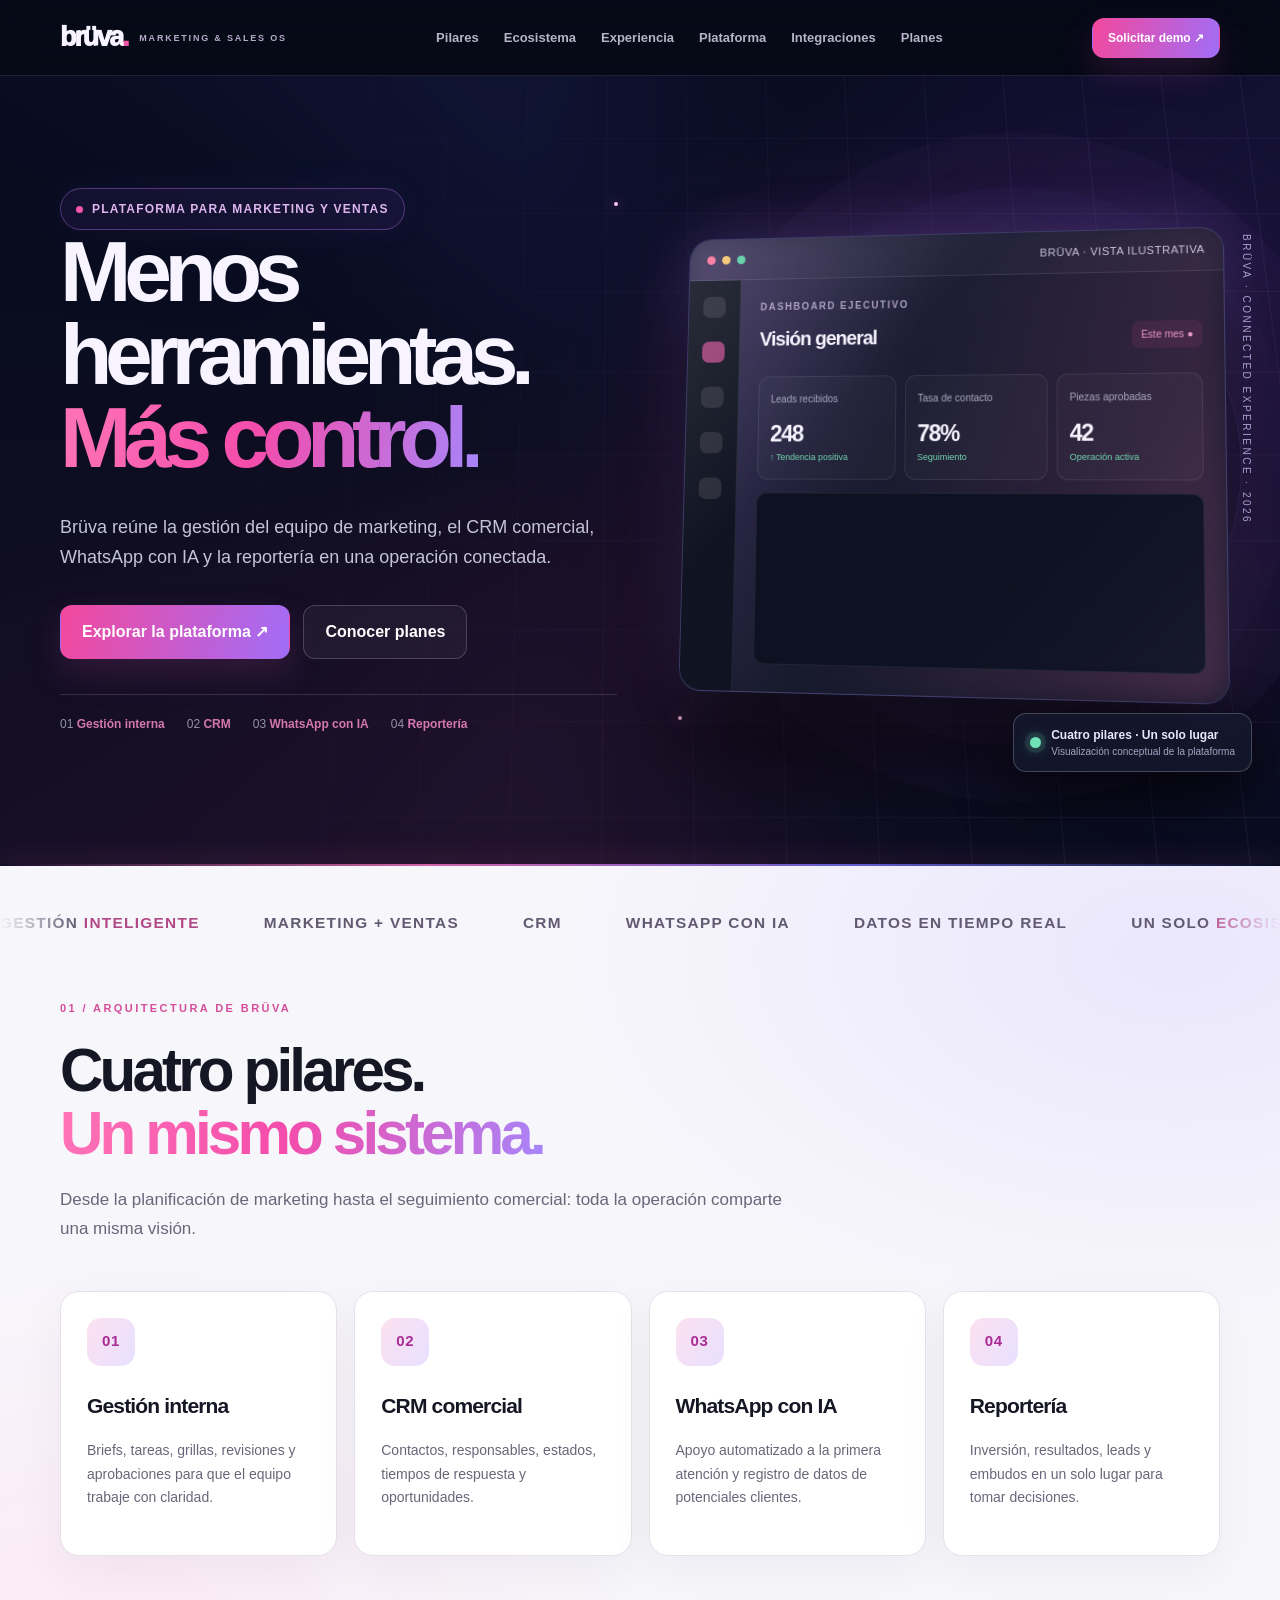
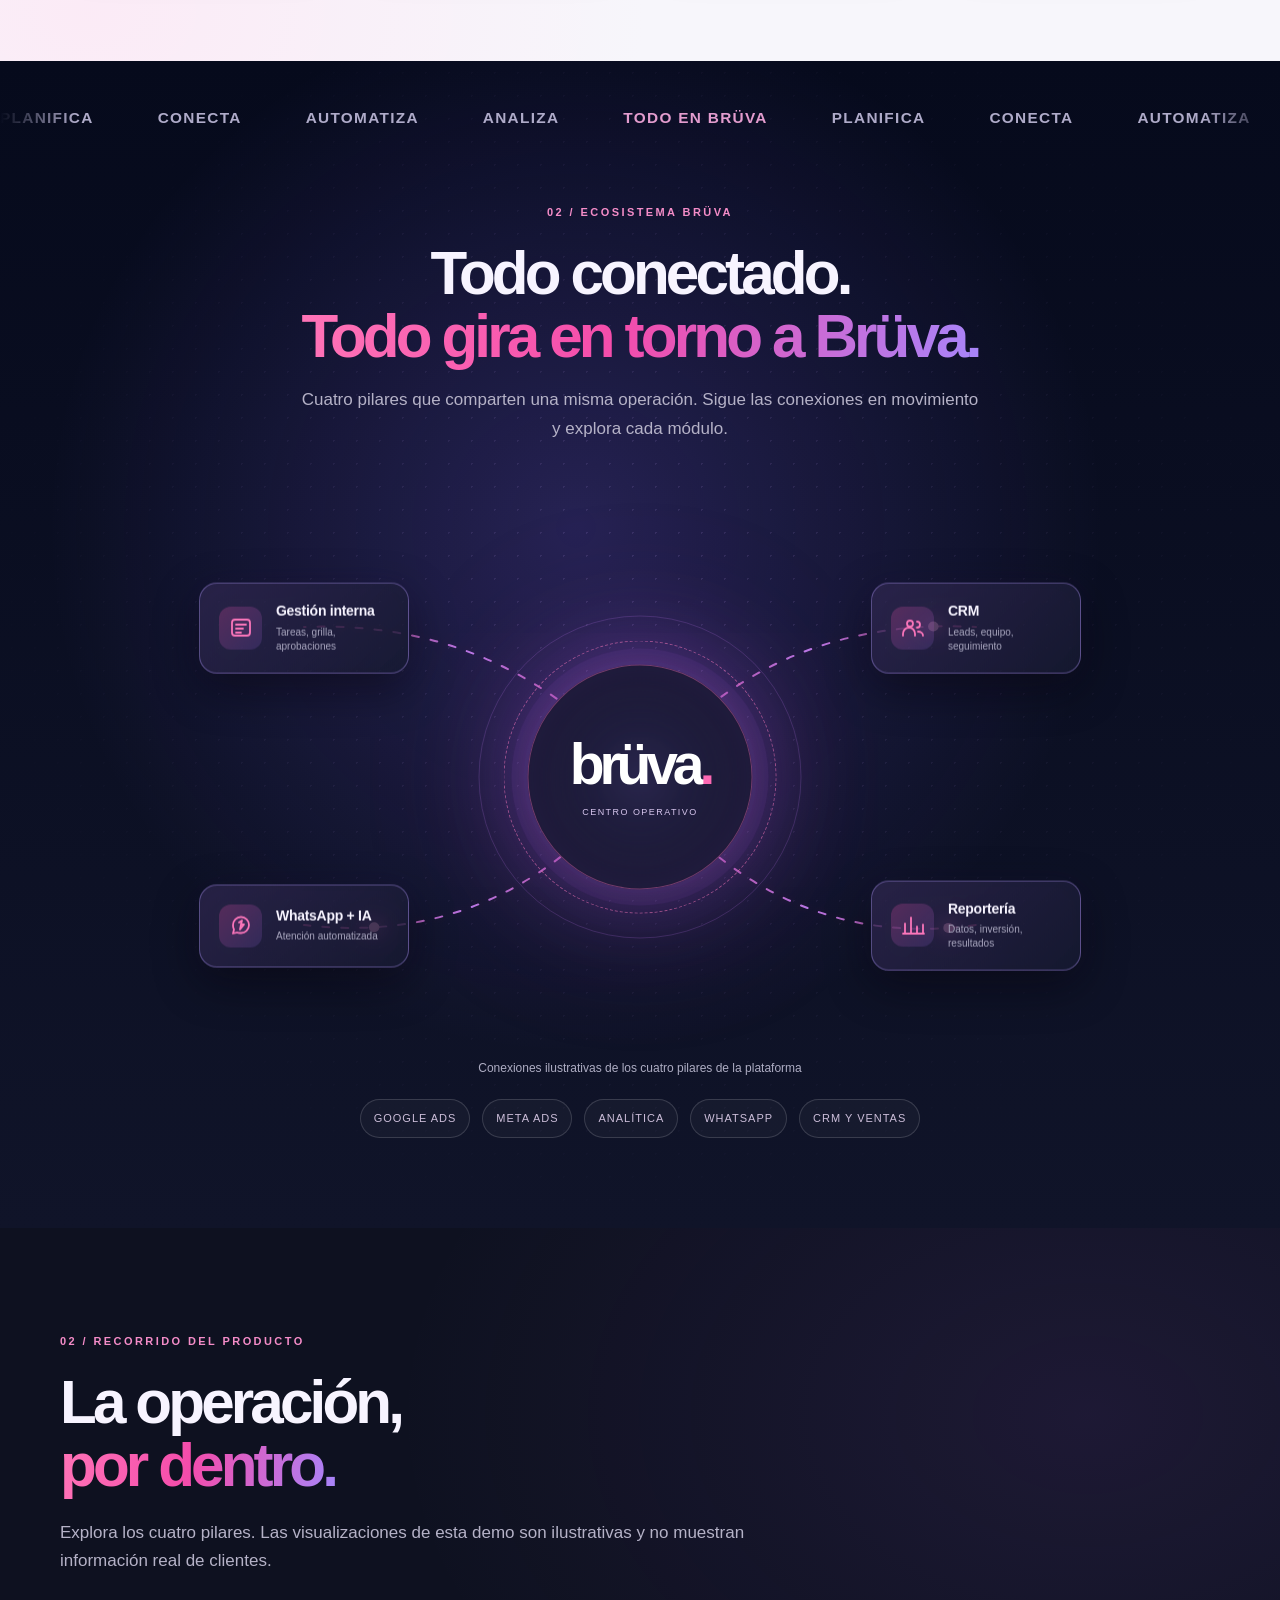
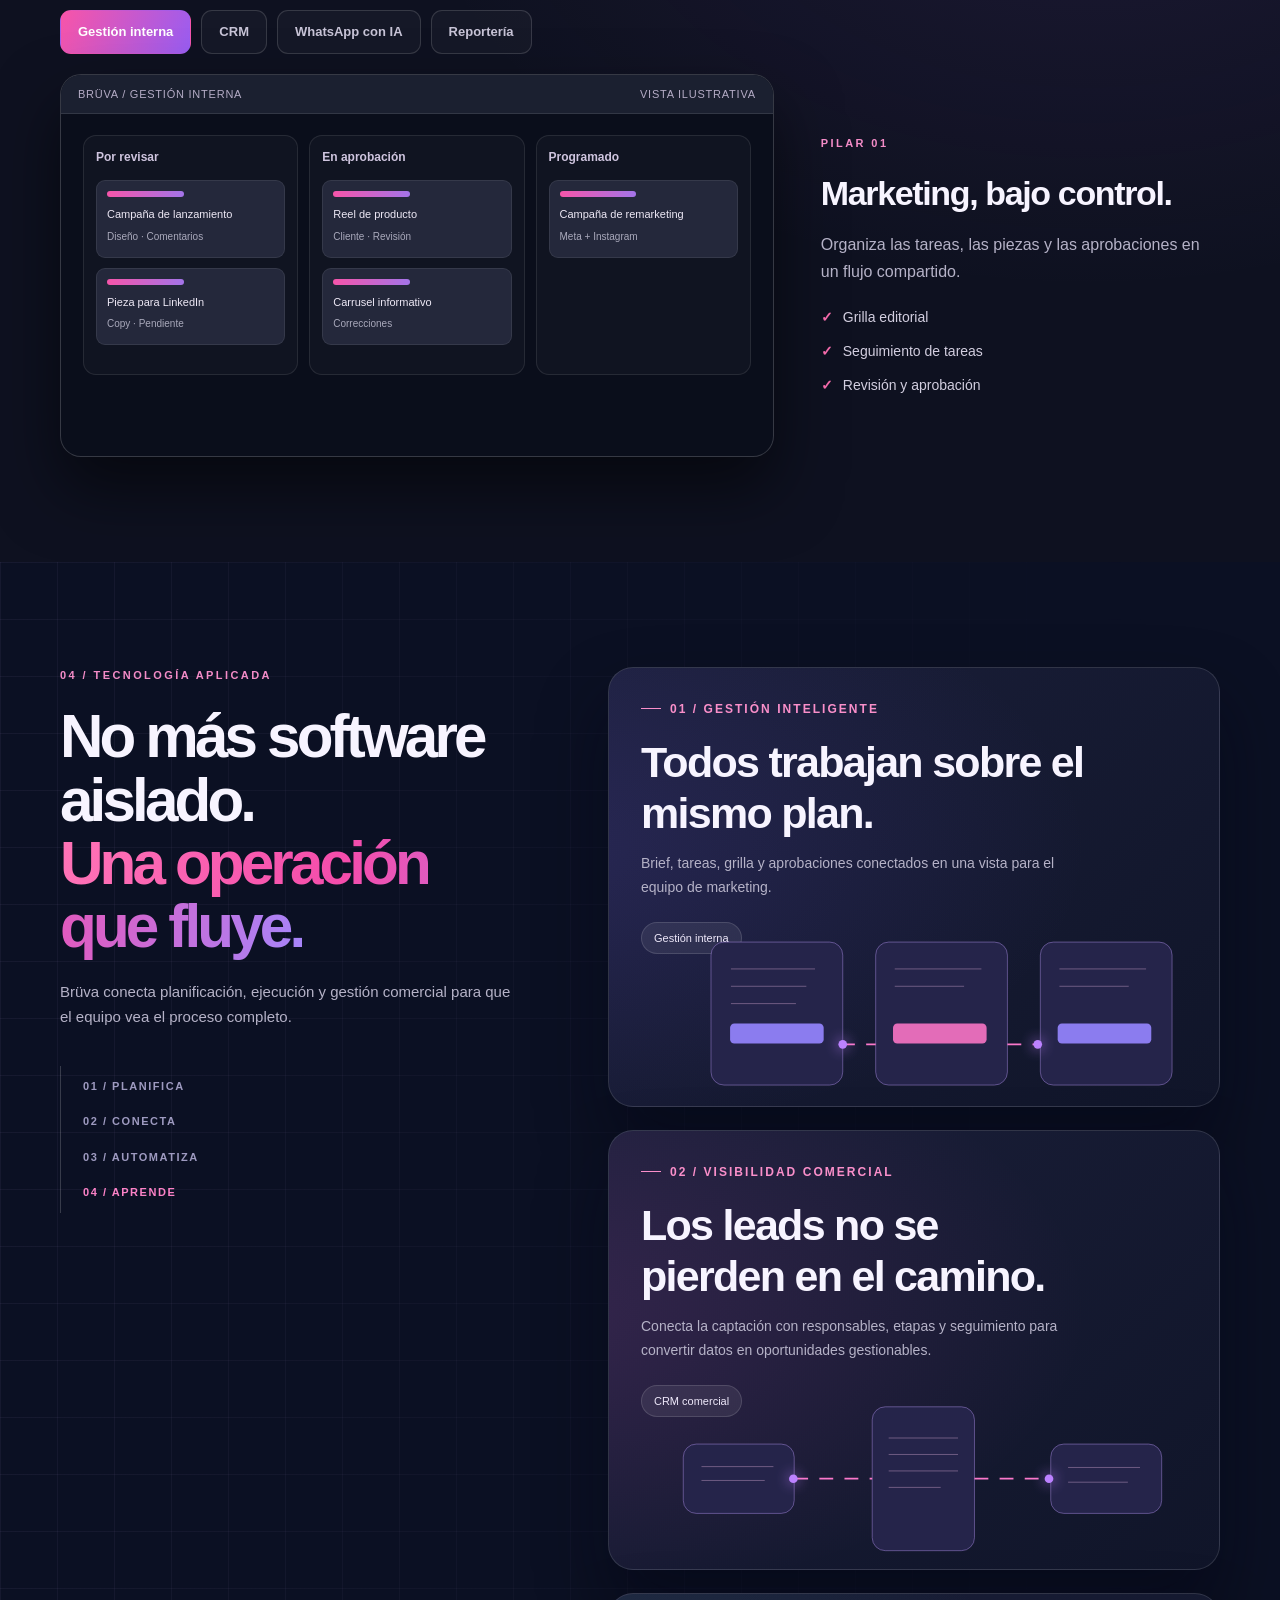
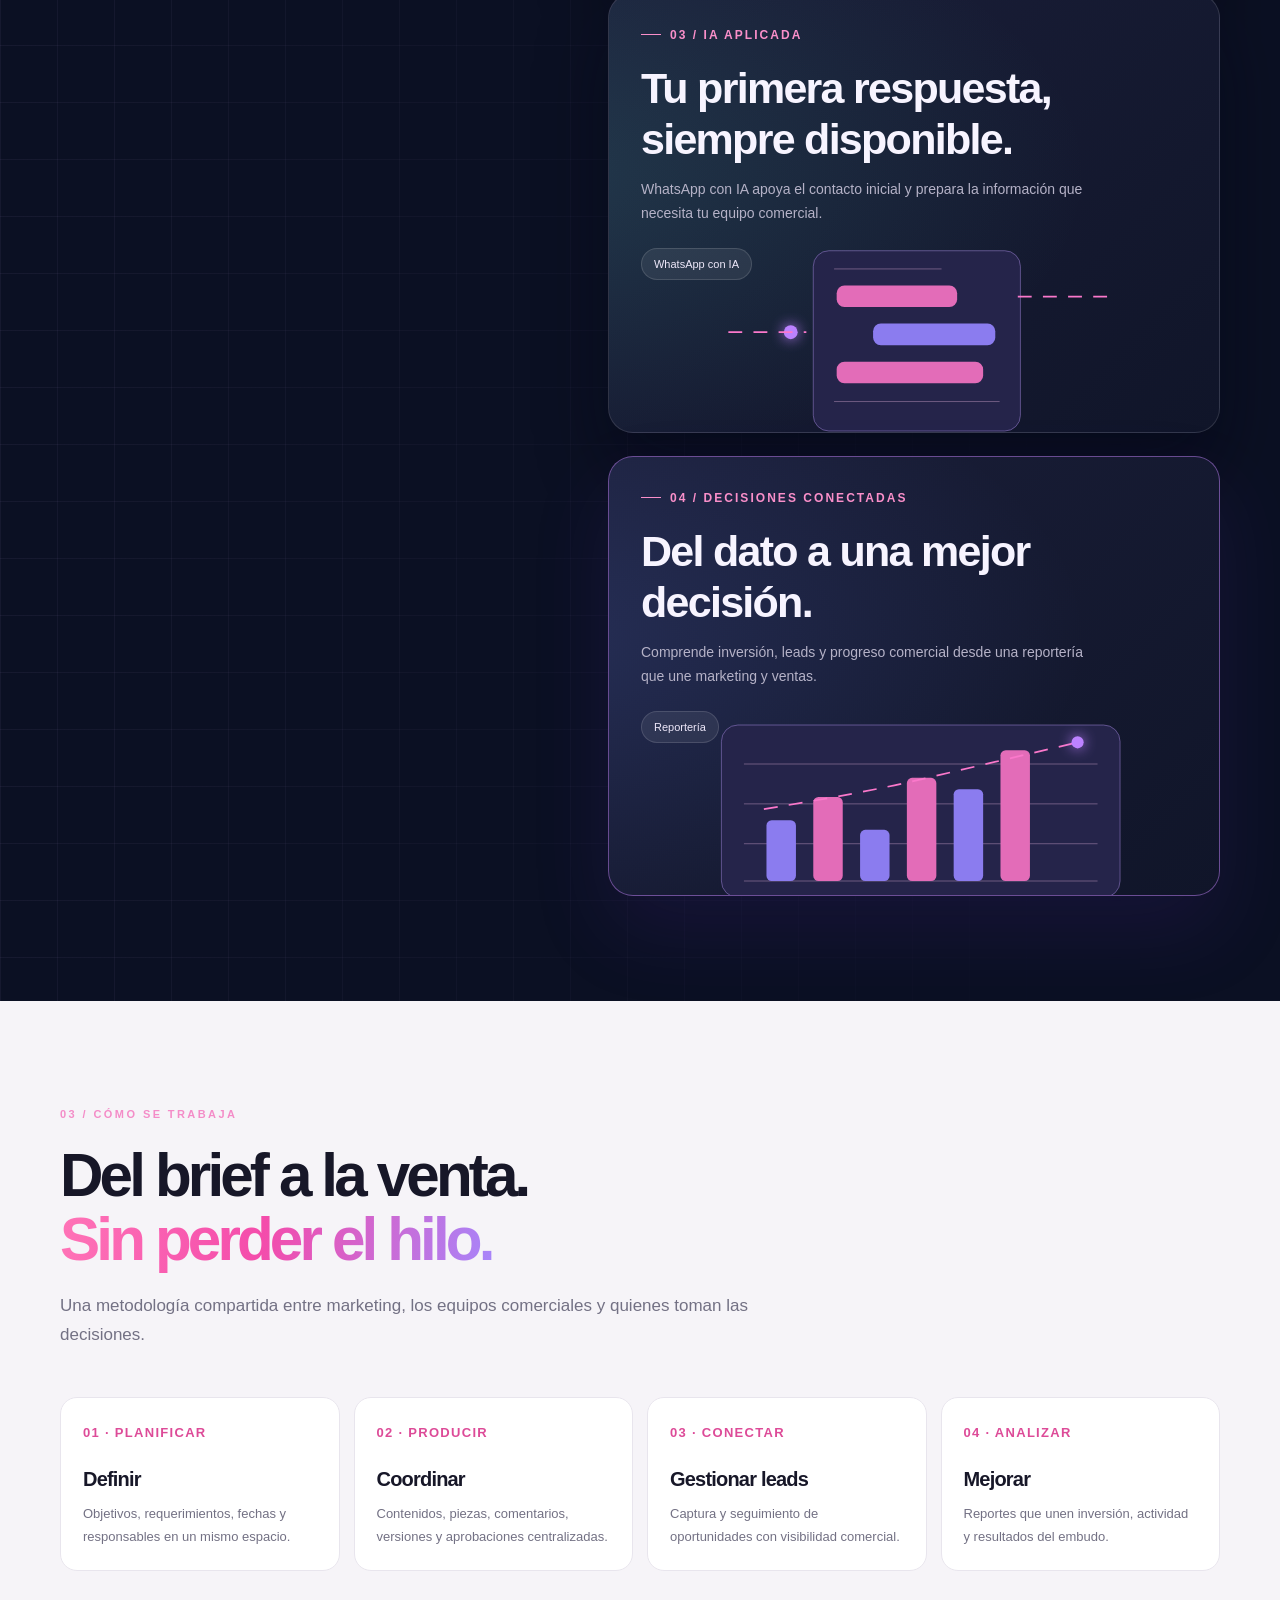
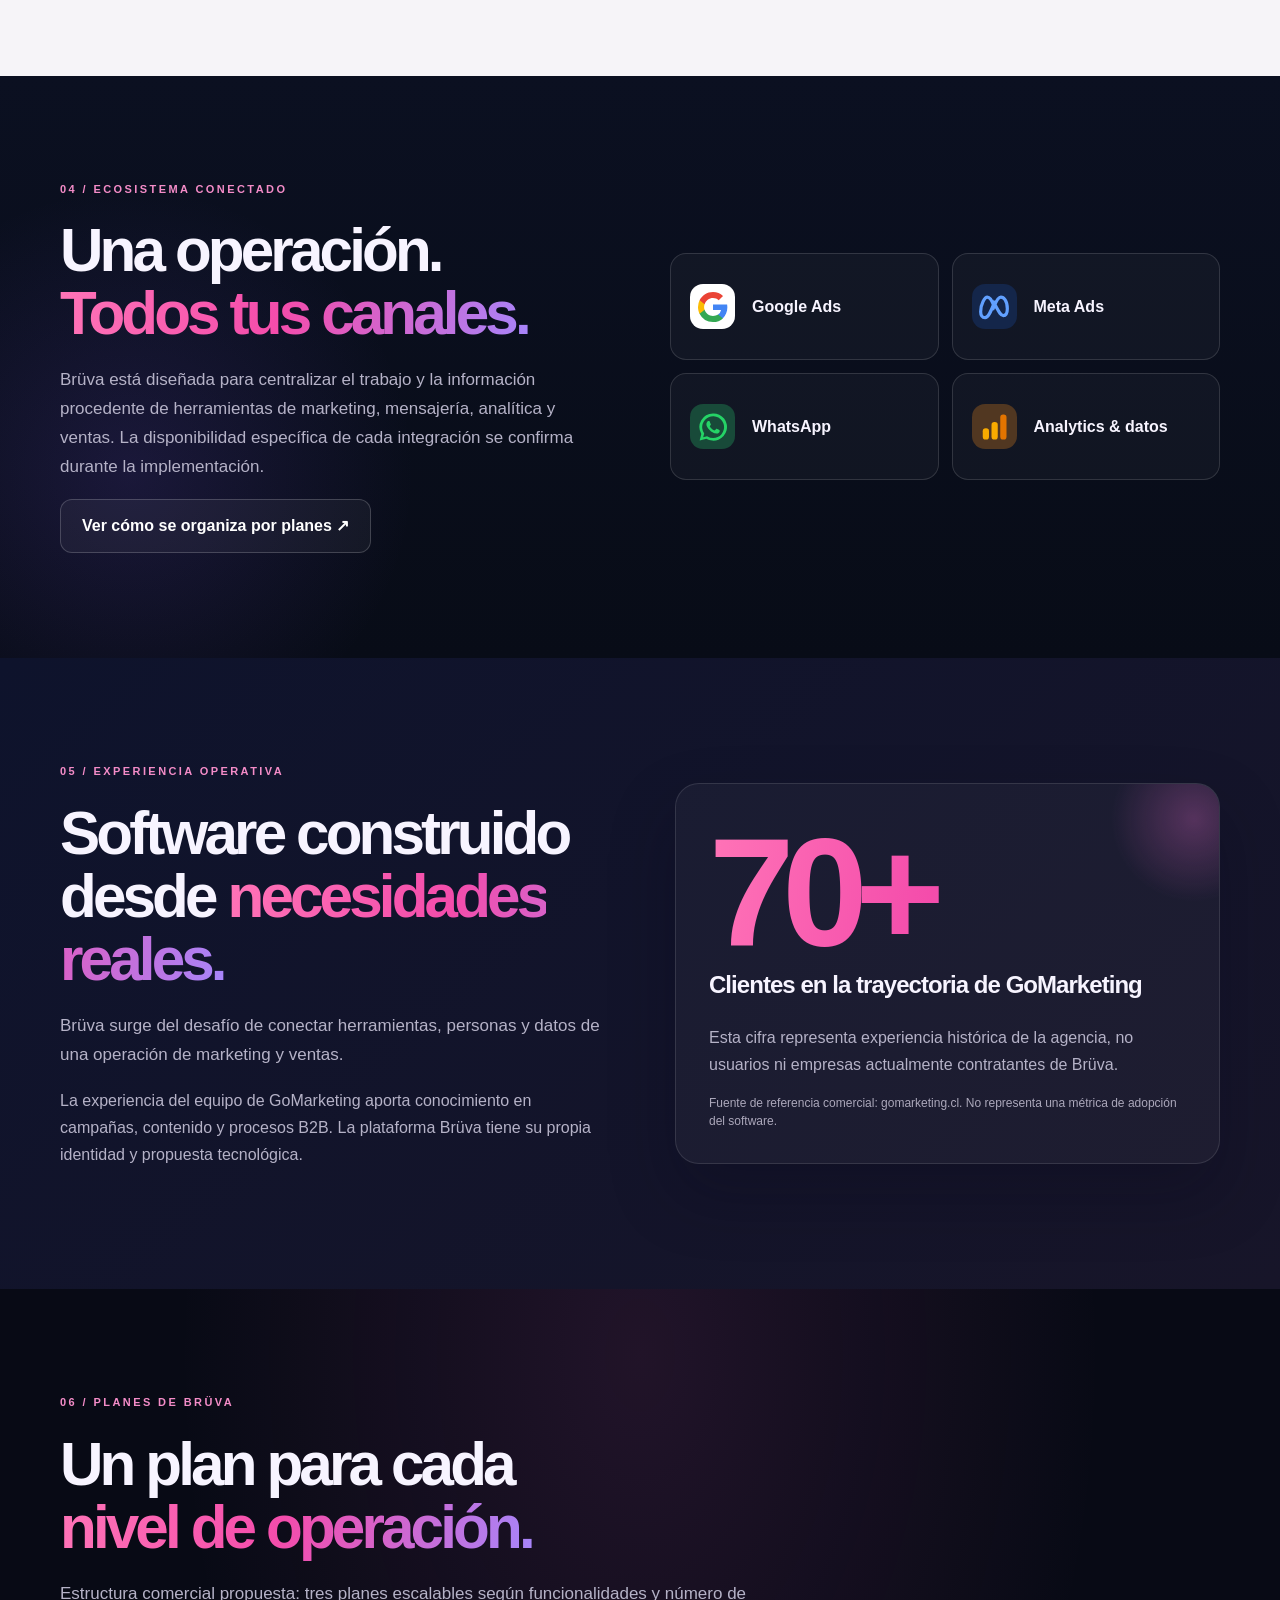
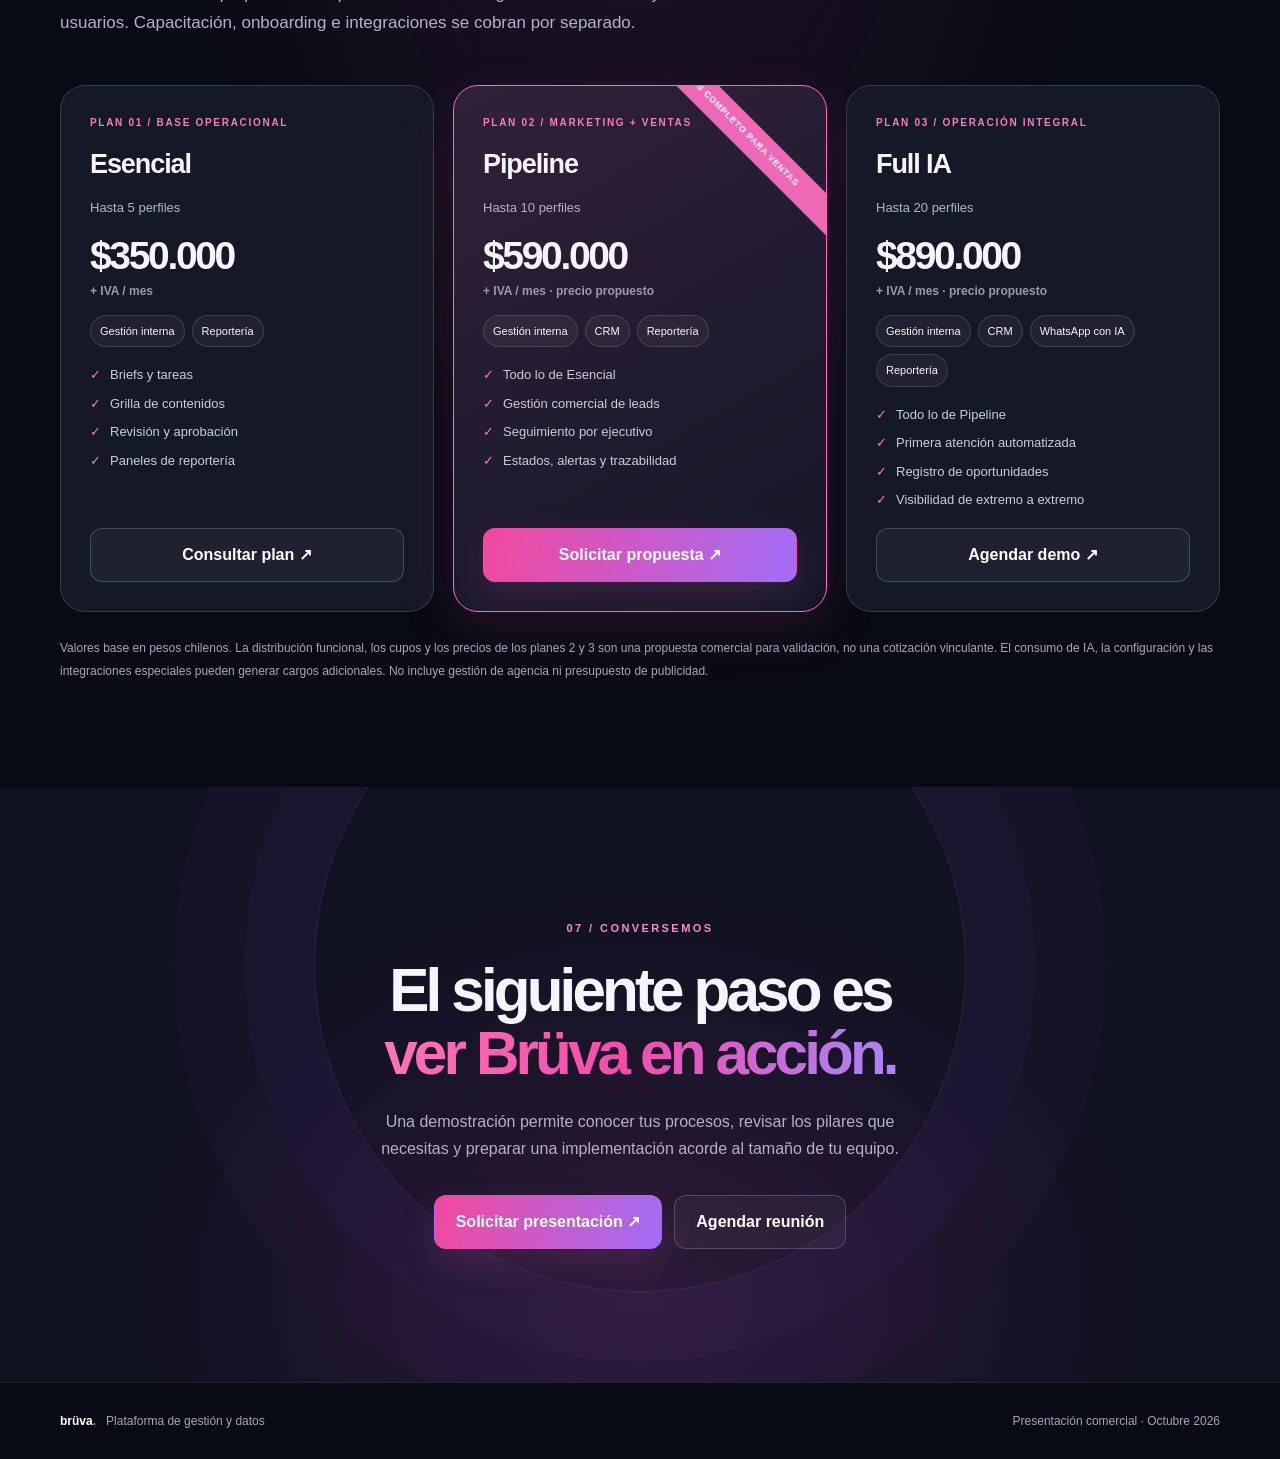
<file: index.html>
<!doctype html>
<html lang="es">
<head>
<meta charset="UTF-8"><meta name="viewport" content="width=device-width, initial-scale=1">
<meta name="theme-color" content="#090b16">
<meta name="description" content="Brüva: una plataforma para ordenar tu marketing, conectar tus oportunidades y tomar mejores decisiones. Presentación comercial interactiva.">
<title>Brüva — Ecosistema tecnológico interactivo</title>
<style>
:root{--bg:#090b16;--bg2:#0f1121;--sheet:#17192c;--white:#f7f4ff;--muted:#b5b2c7;--pink:#f854a8;--purple:#a16df7;--stroke:#ffffff1b;--radius:22px;--max:1160px}
*{box-sizing:border-box}html{scroll-behavior:smooth}body{margin:0;background:var(--bg);color:var(--white);font-family:Inter,ui-sans-serif,-apple-system,BlinkMacSystemFont,"Segoe UI",Arial,sans-serif;line-height:1.5;-webkit-font-smoothing:antialiased}button,a{font:inherit}a{color:inherit;text-decoration:none}button{cursor:pointer}button:focus-visible,a:focus-visible{outline:3px solid #e778fa;outline-offset:4px}::selection{background:#f854a8;color:#070914}.wrap{width:min(calc(100% - 52px),var(--max));margin:auto}
#progress{position:fixed;top:0;left:0;height:3px;width:0;background:linear-gradient(90deg,var(--pink),var(--purple));z-index:1000}
header{position:sticky;top:0;z-index:100;background:#090b16dd;backdrop-filter:blur(18px);border-bottom:1px solid var(--stroke)}
.navbar{height:75px;display:flex;align-items:center;gap:24px;justify-content:space-between}
.brand{font-size:27px;font-weight:900;letter-spacing:-.075em}.brand i{font-style:normal;color:var(--pink)}.brand small{font-size:9px;font-weight:700;color:#b5a9c9;letter-spacing:.2em;margin-left:12px;vertical-align:middle;text-transform:uppercase}
nav{display:flex;gap:25px;align-items:center}nav a{color:#b8b4c9;font-size:13px;font-weight:670;transition:color .2s}nav a:hover{color:#fff}
.btn{display:inline-flex;justify-content:center;align-items:center;gap:10px;padding:14px 21px;border-radius:12px;border:1px solid #ffffff30;background:#ffffff0b;font-weight:750;color:#fff;transition:transform .25s,background .25s,box-shadow .25s;cursor:pointer;text-align:center}
.btn:hover{transform:translateY(-3px);background:#ffffff17}.btn.primary{border-color:transparent;background:linear-gradient(105deg,#f3489d,#a16df7);box-shadow:0 14px 35px #c34fa22e}.btn.primary:hover{box-shadow:0 18px 40px #c34fa255}.btn.small{font-size:12px;padding:10px 15px}
section{padding:105px 0;position:relative;scroll-margin-top:74px}
.eyebrow{text-transform:uppercase;letter-spacing:.22em;color:#f48cc8;font-size:11px;font-weight:900;margin-bottom:22px}
h1,h2,h3,p{margin-top:0}h1{font-size:clamp(48px,6.2vw,99px);line-height:1.00;letter-spacing:-.079em;margin-bottom:32px}h2{font-size:clamp(35px,4.7vw,67px);line-height:1.05;letter-spacing:-.064em;margin-bottom:21px}h3{font-size:24px;letter-spacing:-.04em;line-height:1.2}p{color:var(--muted);line-height:1.7}.grad{background:linear-gradient(100deg,#ff74b7,#f44cab 47%,#a785fa);color:transparent;background-clip:text;-webkit-background-clip:text}.sub{max-width:735px;font-size:17px}.chip{font-size:12px;font-weight:800;text-transform:uppercase;letter-spacing:.10em;color:#deb6ef;padding:9px 13px;border:1px solid #ffffff24;border-radius:999px;background:#ffffff09;display:inline-flex;gap:9px;align-items:center}.dot{width:7px;height:7px;border-radius:50%;background:#f456ae;display:inline-block}
.hero{min-height:750px;display:flex;align-items:center;padding:105px 0 125px;background:radial-gradient(ellipse at 72% 35%,#a344a329,transparent 36%),radial-gradient(ellipse at 42% 90%,#7438a013,transparent 45%)}
.hero-grid{display:grid;grid-template-columns:1fr .98fr;gap:50px;align-items:center}
.hero p{font-size:18px;max-width:535px}.hero-actions{display:flex;flex-wrap:wrap;gap:13px;margin-top:32px}.hero-meta{display:flex;gap:22px;flex-wrap:wrap;color:#a9a8bf;font-size:12px;margin-top:35px}.hero-meta b{color:#fa7abd}
.shell{background:linear-gradient(145deg,#202039,#121625);border:1px solid #ffffff2e;border-radius:23px;box-shadow:0 45px 85px #0009,0 0 70px #9f4da725;overflow:hidden;transform:perspective(950px) rotateY(-6deg) rotateX(3deg);animation:levitate 8s ease-in-out infinite}
@keyframes levitate{0%,100%{transform:perspective(950px) rotateY(-6deg) rotateX(3deg) translateY(0)}50%{transform:perspective(950px) rotateY(-6deg) rotateX(3deg) translateY(-13px)}}
.shell-top{height:43px;display:flex;align-items:center;padding:0 18px;gap:7px;border-bottom:1px solid #ffffff18;background:#ffffff06}
.light{height:9px;width:9px;border-radius:50%;background:#fa739b}.light:nth-child(2){background:#f5c36d}.light:nth-child(3){background:#58cda1}.shell-top span:last-child{margin-left:auto;color:#ccc5df;font-size:11px;letter-spacing:.05em}
.mini-ui{display:grid;grid-template-columns:55px 1fr;min-height:420px}
.sidebar{background:#101321;border-right:1px solid #ffffff14;padding:17px 15px;display:grid;align-content:start;gap:25px}.side-symbol{height:22px;border-radius:7px;background:#ffffff1b}.side-symbol:nth-child(2){background:#ee5aab9c}
.mini-main{padding:21px}.mini-kicker{color:#aa9cbf;font-size:10px;letter-spacing:.16em;text-transform:uppercase;font-weight:800}.mini-head{display:flex;justify-content:space-between;align-items:center;margin:11px 0 24px}.mini-head strong{font-size:20px;letter-spacing:-.05em}.mini-head em{font-style:normal;font-size:10px;color:#ee98cd;background:#f34a9a18;padding:6px 9px;border-radius:7px}
.metric-grid{display:grid;grid-template-columns:repeat(3,1fr);gap:9px}.metric{border:1px solid #ffffff14;background:#ffffff06;border-radius:11px;padding:15px 12px}.metric label{display:block;font-size:10px;color:#a8a7bf;margin-bottom:11px}.metric b{font-size:23px;letter-spacing:-.06em}.metric small{font-size:9px;color:#72d7ae;display:block}
.chart-ui{margin-top:13px;min-height:173px;display:flex;align-items:flex-end;gap:9px;padding:28px 17px 14px;border-radius:11px;background:#0d1121;border:1px solid #ffffff14}.chart-ui span{flex:1;background:linear-gradient(0deg,#8e66eb,#ed5bb1);border-radius:6px 6px 1px 1px;opacity:.87}.chart-ui span:nth-child(2n){opacity:.62}
.pillars{background:#f6f4f8;color:#161724}.pillars p,.lightsection p{color:#68677a}.pillars .eyebrow,.lightsection .eyebrow{color:#d64e9b}.pillar-grid{display:grid;grid-template-columns:repeat(4,1fr);gap:17px;margin-top:47px}
.pillar{border-radius:19px;background:white;border:1px solid #e6e0e9;padding:26px;min-height:265px;transition:transform .3s,box-shadow .3s}.pillar:hover{transform:translateY(-7px);box-shadow:0 22px 55px #16132219}.pillar .pi{width:48px;height:48px;display:grid;place-items:center;background:#ffe6f2;color:#d4439a;border-radius:14px;font-size:23px;font-weight:800;margin-bottom:27px}.pillar h3{font-size:19px}.pillar p{font-size:14px;margin:0}
.demo{background:radial-gradient(ellipse at 85% 20%,#9b5cde1b,transparent 45%),#0e1120}
.demo-tabs{display:flex;gap:10px;flex-wrap:wrap;margin:34px 0 20px}.demo-tabs button{background:#ffffff08;border:1px solid #ffffff24;color:#c8c4d7;padding:11px 17px;border-radius:11px;font-weight:760;font-size:13px;transition:.25s}.demo-tabs button[aria-selected="true"]{background:linear-gradient(115deg,#f854a8,#985df2);border-color:transparent;color:#fff}
.demo-grid{display:grid;grid-template-columns:1.26fr .74fr;gap:27px;align-items:center}.demo-screen{background:#0a0e1b;border:1px solid #ffffff2e;border-radius:21px;overflow:hidden;min-height:383px;box-shadow:0 32px 65px #0008}
.demo-top{background:#1b2030;border-bottom:1px solid #ffffff1a;padding:11px 17px;color:#b5acc6;font-size:11px;letter-spacing:.07em}.demo-render{padding:21px 22px;min-height:338px}
.demo-copy{padding:20px}.demo-copy h3{font-size:34px;margin-bottom:17px}.demo-copy ul{padding:0;margin:22px 0 0;list-style:none;display:grid;gap:13px}.demo-copy li{color:#d2cedf;font-size:14px}.demo-copy li:before{content:'✓';color:#f36aaa;margin-right:10px;font-weight:900}
.board{display:grid;grid-template-columns:repeat(3,1fr);gap:11px}.board-col{background:#ffffff07;border:1px solid #ffffff18;border-radius:13px;padding:12px;min-height:240px}.board-col h4{margin:0 0 14px;font-size:12px;color:#cfc5df}.board-item{background:#24283b;border:1px solid #ffffff14;border-radius:9px;padding:10px;margin-bottom:10px}.board-item i{height:6px;display:block;background:linear-gradient(90deg,#f655aa,#a374e9);border-radius:5px;width:46%;margin-bottom:9px}.board-item span{font-size:11px;color:#eee9f6;display:block}.board-item small{font-size:10px;color:#a9a9bb}
.crm-stats{display:grid;grid-template-columns:repeat(3,1fr);gap:10px;margin-bottom:18px}.crm-stat{background:#1b2031;border:1px solid #ffffff19;border-radius:12px;padding:14px}.crm-stat small{font-size:10px;color:#bbb1ca;display:block}.crm-stat strong{font-size:28px}.lead{display:grid;grid-template-columns:1.5fr 1fr 1fr;gap:10px;padding:13px 9px;border-bottom:1px solid #ffffff15;font-size:12px;color:#d5d0e0}.lead .state{color:#82dcad}
.chat-panel{max-width:370px;margin:auto;border:1px solid #ffffff26;border-radius:19px;overflow:hidden;background:#111d24}.chat-head{background:#1d5847;padding:16px 20px;font-weight:800;font-size:13px}.bubble{background:#224d42;border-radius:12px;margin:15px 17px 9px;padding:14px;font-size:12px;color:#eaf4ef;max-width:81%}.bubble.user{background:#2d3242;margin-left:auto;text-align:right}.chat-note{text-align:center;font-size:10px;color:#a6c8b7;margin:12px}
.report-cards{display:grid;grid-template-columns:repeat(3,1fr);gap:12px;margin-bottom:20px}.report-card{background:#202439;padding:15px;border-radius:12px}.report-card small{display:block;color:#aaa8c1;font-size:10px}.report-card strong{font-size:22px}.report-bars{display:flex;gap:9px;align-items:flex-end;height:155px;padding:19px 15px 0;background:#13182a;border-radius:11px}.report-bars span{flex:1;background:linear-gradient(#ef69b3,#745fd9);border-radius:6px 6px 0 0}
.steps{background:#f6f4f8;color:#171728}.steps p{color:#737184}.step-grid{display:grid;grid-template-columns:repeat(4,1fr);gap:14px;margin-top:48px}.step{background:white;padding:22px;border-radius:17px;border:1px solid #e8e5ed}.step b{color:#dd4b98;font-size:13px;letter-spacing:.1em}.step h3{font-size:20px;margin:23px 0 12px}.step p{font-size:13px;margin:0}
.connectors{background:#0a0d19}.connector-grid{display:grid;grid-template-columns:1fr 1fr;gap:60px;align-items:center}.logos{display:grid;grid-template-columns:repeat(2,1fr);gap:13px}.logo{border:1px solid #ffffff22;border-radius:16px;min-height:107px;padding:19px;display:flex;align-items:center;gap:17px;background:#ffffff09;font-size:16px;font-weight:730}.logo .emblem{height:45px;width:45px;display:grid;place-items:center;border-radius:13px;background:#fff;color:#4285f4;font-weight:900;font-size:26px}.logo .emblem.meta{background:#14264a;color:#5091ff}.logo .emblem.wa{background:#184a39;color:#3ee28d}.logo .emblem.ga{background:#513721;color:#ffb54a}
.proof{background:#141624}.proof-grid{display:grid;grid-template-columns:1fr 1fr;gap:70px;align-items:center}.proof-big{font-size:clamp(90px,12vw,160px);font-weight:900;letter-spacing:-.08em;line-height:1}.proof small{display:block;color:#aca8bb;font-size:12px;margin-top:16px}.proof-note{padding:33px;background:#ffffff09;border:1px solid #ffffff1d;border-radius:24px}
.pricing{background:radial-gradient(ellipse at 50% 6%,#ca51ae21,transparent 51%),#080a15}.plan-grid{display:grid;grid-template-columns:repeat(3,1fr);gap:19px;margin-top:47px}.plan{background:#151827;border:1px solid #ffffff25;border-radius:25px;padding:29px;min-height:485px;display:flex;flex-direction:column;gap:18px;transition:transform .25s,box-shadow .25s}.plan:hover{transform:translateY(-6px)}.plan.featured{border-color:#fa6ab7;background:linear-gradient(150deg,#302139,#151727);box-shadow:0 16px 55px #d14a9824}.plan h3{margin:0;font-size:27px}.plan .tier{font-size:10px;letter-spacing:.17em;color:#f47dbb;font-weight:900;text-transform:uppercase}.plan .users{color:#b5b2c9;font-size:13px}.plan .cost{font-size:39px;letter-spacing:-.06em;font-weight:900;line-height:1}.plan .cost span{display:block;color:#9c99ae;font-size:12px;letter-spacing:0;font-weight:600;margin-top:10px}.plan .modules{display:flex;flex-wrap:wrap;gap:7px}.plan .modules span{font-size:11px;border-radius:18px;padding:7px 9px;border:1px solid #ffffff22;background:#ffffff0c}.plan ul{list-style:none;margin:0;padding:0;display:grid;gap:9px}.plan li{font-size:13px;color:#cdcbd8}.plan li:before{content:'✓';color:#fc77bc;margin-right:9px}.plan .btn{margin-top:auto}.pricing-foot{font-size:12px;color:#aaa5b7;margin-top:25px;line-height:1.9}
.cta{text-align:center;padding:133px 0;background:radial-gradient(ellipse at 50% 85%,#bd48ae2b,transparent 55%),#101121}.cta h2{max-width:820px;margin:0 auto 23px}.cta p{max-width:570px;margin:0 auto 32px}.cta-actions{display:flex;gap:12px;justify-content:center;flex-wrap:wrap}
footer{background:#080a15;border-top:1px solid var(--stroke);padding:29px 0;color:#a6a4b7;font-size:12px}footer .wrap{display:flex;justify-content:space-between;gap:20px;align-items:center}
@media(min-width:1400px){.hero{min-height:820px}}@media(max-width:990px){nav{display:none}.hero-grid,.connector-grid,.demo-grid,.proof-grid{grid-template-columns:1fr}.hero{padding:100px 0}.shell{max-width:650px;margin:30px auto 0;transform:none;animation:none}.pillar-grid,.step-grid{grid-template-columns:repeat(2,1fr)}.plan-grid{grid-template-columns:1fr}.plan{min-height:unset}}@media(max-width:600px){.wrap{width:min(calc(100% - 34px),var(--max))}.hero{padding:84px 0}.hero h1{font-size:clamp(48px,12.4vw,74px)}.navbar{height:67px}.brand small{display:none}.pillar-grid,.step-grid,.logos{grid-template-columns:1fr}.metric b{font-size:17px}.mini-ui{grid-template-columns:35px 1fr}.sidebar{padding:13px 8px}.mini-main{padding:11px}.shell{border-radius:15px}.metric{padding:9px}.chart-ui{min-height:95px}.demo-screen{min-height:300px}.demo-render{padding:12px}.board{gap:5px}.board-col{padding:6px}.board-item{padding:7px}section{padding:82px 0}footer .wrap{display:block;text-align:center}}
@media(prefers-reduced-motion:reduce){html{scroll-behavior:auto}*,*:before,*:after{animation-duration:.01ms!important;transition-duration:.01ms!important}}

/* BRÜVA / MOTION EDITION — Visual storytelling */
:root{--mag-glow:rgba(245,67,162,.23)}
body{scroll-behavior:smooth}
.hero h1{animation:hero-rise .95s cubic-bezier(.18,.82,.18,1) both}
.hero p{animation:hero-rise 1.08s .13s cubic-bezier(.18,.82,.18,1) both}
.hero-actions{animation:hero-rise 1.05s .25s cubic-bezier(.18,.82,.18,1) both}
.hero .shell{animation:levitate 8s ease-in-out infinite,hero-shell-in 1.1s .2s both}
@keyframes hero-rise{from{opacity:0;transform:translateY(33px);filter:blur(8px)}to{opacity:1;transform:translateY(0);filter:blur(0)}}
@keyframes hero-shell-in{from{opacity:0;filter:blur(10px)}to{opacity:1;filter:blur(0)}}
.pillar{transition:transform .35s cubic-bezier(.2,.8,.2,1),box-shadow .35s,border-color .35s}
.pillar:hover{border-color:#ec73ba;transform:translateY(-11px) rotate(-1deg);box-shadow:0 24px 65px #d44ba126}
.pillar .pi{transition:transform .4s cubic-bezier(.2,.8,.2,1),background .4s}
.pillar:hover .pi{transform:rotate(-11deg) scale(1.15);background:#ffd2ea}
.marquee-section{overflow:hidden;position:relative;background:#111425;border-block:1px solid #ffffff1b;isolation:isolate}
.marquee-section.alt{background:linear-gradient(90deg,#48213f,#211834 65%,#37224c)}
.marquee-section:before,.marquee-section:after{content:"";position:absolute;top:0;height:100%;width:115px;z-index:3;pointer-events:none}
.marquee-section:before{left:0;background:linear-gradient(90deg,#111425,transparent)}
.marquee-section:after{right:0;background:linear-gradient(-90deg,#111425,transparent)}
.marquee-section.alt:before{background:linear-gradient(90deg,#48213f,transparent)}
.marquee-section.alt:after{background:linear-gradient(-90deg,#37224c,transparent)}
.marquee-rail{display:flex;width:max-content;animation:marquee-walk 31s linear infinite;will-change:transform}
.marquee-section.alt .marquee-rail{animation-duration:39s;animation-direction:reverse}
.marquee-section:hover .marquee-rail{animation-play-state:paused}
.marquee-pack{display:flex;align-items:center;flex-shrink:0;gap:36px;padding:23px 36px 23px 0}
.marquee-pack span{font-size:clamp(17px,2.5vw,27px);font-weight:830;letter-spacing:-.045em;white-space:nowrap;color:#eee8f6}
.marquee-pack i{width:11px;height:11px;border-radius:50%;background:#f854a8;box-shadow:0 0 20px #f854a8;font-style:normal;flex-shrink:0}
.marquee-pack em{font-style:normal;color:#fb7ebd}
@keyframes marquee-walk{to{transform:translateX(-33.333333%)}}

.ecosystem{background:radial-gradient(ellipse at 50% 40%,#8f48c02d,transparent 45%),#070a15;padding:118px 0 90px;overflow:hidden;position:relative}
.ecosystem:before{content:"";position:absolute;inset:0;opacity:.15;background-image:radial-gradient(#bd9eee 1px,transparent 1px);background-size:23px 23px;mask-image:radial-gradient(ellipse at 50% 45%,#000,transparent 73%);pointer-events:none}
.ecosystem-header{text-align:center;position:relative;z-index:4}.ecosystem-header h2{max-width:870px;margin:0 auto 18px}.ecosystem-header p{max-width:680px;margin:0 auto}
.eco-stage{height:595px;max-width:1050px;position:relative;margin:35px auto 0;isolation:isolate}
.eco-svg{position:absolute;inset:0;width:100%;height:100%;pointer-events:none;z-index:-1;overflow:visible}
.eco-line{fill:none;stroke:url(#ecoline);stroke-width:2;stroke-dasharray:7 12;stroke-linecap:round;animation:eco-flow 14s linear infinite;vector-effect:non-scaling-stroke;filter:drop-shadow(0 0 5px #ff76be3b);transition:opacity .3s,stroke-width .3s}
.eco-line:nth-of-type(even){animation-direction:reverse}
@keyframes eco-flow{to{stroke-dashoffset:-380}}
.eco-stage.has-focus .eco-line:not(.is-highlight){opacity:.16}
.eco-stage.has-focus .eco-node:not(.is-active){opacity:.42}
.eco-line.is-highlight{stroke-width:3.8;stroke:#ff8bc7}
.eco-node{position:absolute;transform:translate(-50%,-50%);width:min(210px,22vw);min-width:150px;z-index:2;cursor:default;border:1px solid #ffffff32;border-radius:18px;background:linear-gradient(160deg,#1f2136,#111628);box-shadow:0 15px 45px #0007;padding:19px;display:flex;align-items:center;gap:14px;transition:border-color .35s,opacity .35s,box-shadow .35s,translate .4s cubic-bezier(.2,.8,.2,1);animation:eco-bob 5s ease-in-out infinite}
.eco-node:hover,.eco-node.is-active{translate:0 -9px;border-color:#ff8bc7;box-shadow:0 15px 48px #ff55a03b}
.eco-node[data-pillar="marketing"]{left:18%;top:25%;animation-delay:-.8s}
.eco-node[data-pillar="crm"]{left:82%;top:25%;animation-delay:-2.5s}
.eco-node[data-pillar="ia"]{left:18%;top:75%;animation-delay:-3.8s}
.eco-node[data-pillar="reports"]{left:82%;top:75%;animation-delay:-1.9s}
@keyframes eco-bob{0%,100%{transform:translate(-50%,-50%) translateY(0)}50%{transform:translate(-50%,-50%) translateY(-9px)}}
.eco-node-icon{background:#f854a822;display:grid;place-items:center;border-radius:12px;height:43px;width:43px;color:#fb76bb;flex-shrink:0}
.eco-node-icon svg{width:24px;height:24px;stroke:currentColor;stroke-width:1.8;fill:none;stroke-linecap:round;stroke-linejoin:round}
.eco-node-text b{font-size:14px;display:block;line-height:1.2;letter-spacing:-.02em}
.eco-node-text small{font-size:10px;color:#aba8c0;display:block;line-height:1.4;margin-top:6px}
.eco-core{position:absolute;left:50%;top:50%;transform:translate(-50%,-50%);width:225px;height:225px;border-radius:50%;display:grid;place-items:center;z-index:2;background:radial-gradient(circle,#242038,#141728 72%);border:1px solid #ff77ca66;box-shadow:0 0 0 16px #ed6ac408,0 0 90px #ca54af66,inset 0 0 45px #f554b622}
.eco-core:before{content:"";position:absolute;inset:-25px;border-radius:50%;border:1px dashed #ff7abe87;animation:eco-ring 28s linear infinite}
.eco-core:after{content:"";position:absolute;inset:-50px;border-radius:50%;border:1px solid #bf7af331;animation:eco-pulse 4s ease-in-out infinite}
@keyframes eco-ring{to{transform:rotate(360deg)}}
@keyframes eco-pulse{0%,100%{transform:scale(.94);opacity:.35}50%{transform:scale(1.08);opacity:.86}}
.eco-core-inner{text-align:center;position:relative;z-index:3}.eco-brand{font-size:57px;font-weight:900;letter-spacing:-.09em;line-height:1;color:#fff}.eco-brand span{color:#fc68b3}.eco-core-inner small{display:block;margin-top:13px;text-transform:uppercase;letter-spacing:.16em;font-size:9px;color:#d6c5ed}
.eco-foot{text-align:center;font-size:12px;color:#aeadc3;margin-top:-15px}
.eco-badges{display:flex;align-items:center;justify-content:center;gap:12px;flex-wrap:wrap;margin-top:22px}
.eco-badges span{color:#ccbed9;font-size:11px;letter-spacing:.09em;text-transform:uppercase;border:1px solid #ffffff26;border-radius:100px;padding:10px 13px;background:#ffffff08}
.eco-spark{fill:#ffa4d6;filter:drop-shadow(0 0 8px #fa57b6)}
.demo-screen,.demo-copy{transition:opacity .18s ease,transform .22s ease}
.demo-screen.switching,.demo-copy.switching{opacity:.18;transform:translateY(9px)}
.board-item{transition:transform .3s,background .3s}.board-item:hover{background:#32344e;transform:translateX(5px)}
.report-bars span,.chart-ui span{transform-origin:bottom;animation:bar-build 1.2s cubic-bezier(.18,.8,.25,1) both}
.report-bars span:nth-child(2n),.chart-ui span:nth-child(2n){animation-delay:.13s}
@keyframes bar-build{from{transform:scaleY(.06);opacity:.2}to{transform:scaleY(1);opacity:1}}
.js-motion .reveal-motion{opacity:0;transform:translate3d(0,40px,0) scale(.985);filter:blur(4px);transition:opacity .8s cubic-bezier(.2,.7,.17,1),transform .85s cubic-bezier(.2,.7,.17,1),filter .85s;transition-delay:var(--reveal-delay,0ms)}
.js-motion .reveal-motion.in-view{opacity:1;transform:translate3d(0,0,0) scale(1);filter:blur(0)}
@media(max-width:900px){.eco-stage{height:540px}.eco-node{min-width:138px;padding:13px;gap:8px}.eco-node-text b{font-size:12px}.eco-node-icon{width:34px;height:34px}.eco-node-icon svg{width:19px;height:19px}.eco-core{width:176px;height:176px}.eco-brand{font-size:45px}}
@media(max-width:640px){.marquee-pack{padding-block:17px;gap:21px}.marquee-pack span{font-size:18px}.marquee-pack i{width:8px;height:8px}.ecosystem{padding:82px 0 72px}.eco-stage{height:540px;margin-top:40px}.eco-node{width:152px;min-width:0;min-height:87px;padding:12px;gap:7px}.eco-node[data-pillar="marketing"]{left:25%;top:14%}.eco-node[data-pillar="crm"]{left:75%;top:14%}.eco-node[data-pillar="ia"]{left:25%;top:86%}.eco-node[data-pillar="reports"]{left:75%;top:86%}.eco-node-text small{font-size:9px}.eco-node-icon{width:27px;height:27px;border-radius:8px}.eco-node-icon svg{width:17px;height:17px}.eco-node-text b{font-size:11px}.eco-core{width:170px;height:170px}.eco-core:before{inset:-14px}.eco-core:after{inset:-28px}.eco-svg{opacity:.8}.eco-foot{margin-top:10px}}
@media(max-width:380px){.eco-node{width:135px}.eco-node[data-pillar="marketing"],.eco-node[data-pillar="ia"]{left:24%}.eco-node[data-pillar="crm"],.eco-node[data-pillar="reports"]{left:76%}.eco-node-icon{display:none}}
@media(prefers-reduced-motion:reduce){.marquee-rail,.eco-line,.eco-node,.eco-core:before,.eco-core:after,.hero h1,.hero p,.hero-actions,.hero .shell,.report-bars span,.chart-ui span{animation:none!important}.js-motion .reveal-motion{opacity:1;transform:none;filter:none;transition:none}}

</style>
<link rel="stylesheet" href="experience.css?v=5">
</head>
<body>
<div id="progress"></div>
<header><div class="wrap navbar"><a href="#inicio" class="brand" aria-label="Brüva, inicio">brüva<i>.</i><small>marketing &amp; sales OS</small></a><nav aria-label="Secciones"><a href="#pilares">Pilares</a><a href="#ecosistema">Ecosistema</a><a href="#experiencia">Experiencia</a><a href="#producto">Plataforma</a><a href="#integraciones">Integraciones</a><a href="#planes">Planes</a></nav><a href="#contacto" class="btn small primary">Solicitar demo ↗</a></div></header>
<main>
<section class="hero" id="inicio"><div class="hero-ambient" aria-hidden="true"><div class="ha-orb"></div><span class="ha-star"></span><span class="ha-star"></span><span class="ha-star"></span><span class="ha-star"></span></div><div class="hero-tag" aria-hidden="true">BRÜVA · CONNECTED EXPERIENCE · 2026</div><div class="wrap hero-grid"><div><span class="chip"><span class="dot"></span> Plataforma para marketing y ventas</span><h1>Menos herramientas.<br><span class="grad">Más control.</span></h1><p>Brüva reúne la gestión del equipo de marketing, el CRM comercial, WhatsApp con IA y la reportería en una operación conectada.</p><div class="hero-actions"><a href="#producto" class="btn primary">Explorar la plataforma ↗</a><a href="#planes" class="btn">Conocer planes</a></div><div class="hero-meta"><span>01 <b>Gestión interna</b></span><span>02 <b>CRM</b></span><span>03 <b>WhatsApp con IA</b></span><span>04 <b>Reportería</b></span></div></div><div class="shell" aria-label="Panel conceptual de Brüva"><div class="shell-top"><b class="light"></b><b class="light"></b><b class="light"></b><span>BRÜVA · VISTA ILUSTRATIVA</span></div><div class="mini-ui"><div class="sidebar"><span class="side-symbol"></span><span class="side-symbol"></span><span class="side-symbol"></span><span class="side-symbol"></span><span class="side-symbol"></span></div><div class="mini-main"><div class="mini-kicker">Dashboard ejecutivo</div><div class="mini-head"><strong>Visión general</strong><em>Este mes ●</em></div><div class="metric-grid"><div class="metric"><label>Leads recibidos</label><b>248</b><small>↑ Tendencia positiva</small></div><div class="metric"><label>Tasa de contacto</label><b>78%</b><small>Seguimiento</small></div><div class="metric"><label>Piezas aprobadas</label><b>42</b><small>Operación activa</small></div></div><div class="chart-ui" aria-hidden="true"><span style="height:39%"></span><span style="height:52%"></span><span style="height:49%"></span><span style="height:67%"></span><span style="height:58%"></span><span style="height:80%"></span><span style="height:72%"></span><span style="height:94%"></span></div></div></div></div><div class="shell-caption"><span class="pulse-dot"></span><div><b>Cuatro pilares · Un solo lugar</b><small>Visualización conceptual de la plataforma</small></div></div></div><div class="platform-runner" aria-hidden="true"></div></section>
<section class="pillars" id="pilares">
<div class="marquee-section" aria-label="Gestión inteligente de marketing y ventas"><div class="marquee-rail" aria-hidden="true"><div class="marquee-pack"><span>GESTIÓN <em>INTELIGENTE</em></span><i></i><span>MARKETING + VENTAS</span><i></i><span>CRM</span><i></i><span>WHATSAPP CON IA</span><i></i><span>DATOS EN TIEMPO REAL</span><i></i><span>UN SOLO <em>ECOSISTEMA</em></span><i></i></div><div class="marquee-pack"><span>GESTIÓN <em>INTELIGENTE</em></span><i></i><span>MARKETING + VENTAS</span><i></i><span>CRM</span><i></i><span>WHATSAPP CON IA</span><i></i><span>DATOS EN TIEMPO REAL</span><i></i><span>UN SOLO <em>ECOSISTEMA</em></span><i></i></div><div class="marquee-pack"><span>GESTIÓN <em>INTELIGENTE</em></span><i></i><span>MARKETING + VENTAS</span><i></i><span>CRM</span><i></i><span>WHATSAPP CON IA</span><i></i><span>DATOS EN TIEMPO REAL</span><i></i><span>UN SOLO <em>ECOSISTEMA</em></span><i></i></div></div></div><div class="wrap"><div class="eyebrow">01 / Arquitectura de Brüva</div><h2>Cuatro pilares.<br><span class="grad">Un mismo sistema.</span></h2><p class="sub">Desde la planificación de marketing hasta el seguimiento comercial: toda la operación comparte una misma visión.</p><div class="pillar-grid"><article class="pillar"><div class="pi">01</div><h3>Gestión interna</h3><p>Briefs, tareas, grillas, revisiones y aprobaciones para que el equipo trabaje con claridad.</p></article><article class="pillar"><div class="pi">02</div><h3>CRM comercial</h3><p>Contactos, responsables, estados, tiempos de respuesta y oportunidades.</p></article><article class="pillar"><div class="pi">03</div><h3>WhatsApp con IA</h3><p>Apoyo automatizado a la primera atención y registro de datos de potenciales clientes.</p></article><article class="pillar"><div class="pi">04</div><h3>Reportería</h3><p>Inversión, resultados, leads y embudos en un solo lugar para tomar decisiones.</p></article></div></div></section>
<section class="ecosystem" id="ecosistema" aria-labelledby="eco-title">
<div class="marquee-section alt" aria-label="Flujo de trabajo: planifica, conecta, automatiza y analiza"><div class="marquee-rail" aria-hidden="true"><div class="marquee-pack"><span>PLANIFICA</span><i></i><span>CONECTA</span><i></i><span>AUTOMATIZA</span><i></i><span>ANALIZA</span><i></i><span><em>TODO EN BRÜVA</em></span><i></i></div><div class="marquee-pack"><span>PLANIFICA</span><i></i><span>CONECTA</span><i></i><span>AUTOMATIZA</span><i></i><span>ANALIZA</span><i></i><span><em>TODO EN BRÜVA</em></span><i></i></div><div class="marquee-pack"><span>PLANIFICA</span><i></i><span>CONECTA</span><i></i><span>AUTOMATIZA</span><i></i><span>ANALIZA</span><i></i><span><em>TODO EN BRÜVA</em></span><i></i></div></div></div>
<div class="wrap"><div class="ecosystem-header"><div class="eyebrow">02 / Ecosistema Brüva</div>
<h2 id="eco-title">Todo conectado.<br><span class="grad">Todo gira en torno a Brüva.</span></h2>
<p class="sub">Cuatro pilares que comparten una misma operación. Sigue las conexiones en movimiento y explora cada módulo.</p></div>
<div class="eco-stage" id="eco-stage">
<svg class="eco-svg" viewBox="0 0 1000 595" preserveAspectRatio="none" aria-hidden="true">
<defs><linearGradient id="ecoline" x1="0" x2="1"><stop offset="0" stop-color="#f75aa9" stop-opacity=".65"/><stop offset=".5" stop-color="#cc83f9"/><stop offset="1" stop-color="#f75aa9" stop-opacity=".65"/></linearGradient></defs>
<path class="eco-line" data-edge="marketing" d="M500 297 Q373 140 180 148"/><path class="eco-line" data-edge="crm" d="M500 297 Q620 137 820 148"/>
<path class="eco-line" data-edge="ia" d="M500 297 Q373 470 180 446"/><path class="eco-line" data-edge="reports" d="M500 297 Q630 474 820 446"/>
<circle class="eco-spark" r="5"><animateMotion dur="4.1s" repeatCount="indefinite" path="M500 297 Q373 140 180 148"/></circle>
<circle class="eco-spark" r="5"><animateMotion dur="4.7s" repeatCount="indefinite" path="M500 297 Q620 137 820 148"/></circle>
<circle class="eco-spark" r="5"><animateMotion dur="5.1s" repeatCount="indefinite" path="M500 297 Q373 470 180 446"/></circle>
<circle class="eco-spark" r="5"><animateMotion dur="4.5s" repeatCount="indefinite" path="M500 297 Q630 474 820 446"/></circle>
</svg>
<div class="eco-core"><div class="eco-core-inner"><div class="eco-brand">brüva<span>.</span></div><small>Centro operativo</small></div></div>
<div class="eco-node" data-pillar="marketing"><div class="eco-node-icon"><svg viewBox="0 0 24 24"><rect x="3" y="4" width="18" height="16" rx="3"/><path d="M7 9h10M7 13h7M7 17h5"/></svg></div><div class="eco-node-text"><b>Gestión interna</b><small>Tareas, grilla, aprobaciones</small></div></div>
<div class="eco-node" data-pillar="crm"><div class="eco-node-icon"><svg viewBox="0 0 24 24"><circle cx="9" cy="8" r="3"/><path d="M2 20v-2a6 6 0 0 1 12 0v2M16 6a3 3 0 0 1 0 6M17 16c3 0 5 2 5 4"/></svg></div><div class="eco-node-text"><b>CRM</b><small>Leads, equipo, seguimiento</small></div></div>
<div class="eco-node" data-pillar="ia"><div class="eco-node-icon"><svg viewBox="0 0 24 24"><path d="M20 11.5a8 8 0 0 1-8.5 8A9 9 0 0 1 8 19l-4 1 1-4A8.6 8.6 0 0 1 4 11.5a8 8 0 0 1 16 0Z"/><path d="m10 9 3-2-1 4h3l-4 5 1-5"/></svg></div><div class="eco-node-text"><b>WhatsApp + IA</b><small>Atención automatizada</small></div></div>
<div class="eco-node" data-pillar="reports"><div class="eco-node-icon"><svg viewBox="0 0 24 24"><path d="M4 20V10M10 20V4M16 20v-7M22 20v-9M2 20h21"/></svg></div><div class="eco-node-text"><b>Reportería</b><small>Datos, inversión, resultados</small></div></div>
</div>
<div class="eco-foot">Conexiones ilustrativas de los cuatro pilares de la plataforma</div>
<div class="eco-badges"><span>Google Ads</span><span>Meta Ads</span><span>Analítica</span><span>WhatsApp</span><span>CRM y ventas</span></div>
</div></section>

<section class="demo" id="producto"><div class="wrap"><div class="eyebrow">02 / Recorrido del producto</div><h2>La operación,<br><span class="grad">por dentro.</span></h2><p class="sub">Explora los cuatro pilares. Las visualizaciones de esta demo son ilustrativas y no muestran información real de clientes.</p><div class="demo-tabs" role="tablist" aria-label="Pilares de Brüva"><button role="tab" aria-selected="true" data-tab="marketing">Gestión interna</button><button role="tab" aria-selected="false" data-tab="crm">CRM</button><button role="tab" aria-selected="false" data-tab="ia">WhatsApp con IA</button><button role="tab" aria-selected="false" data-tab="reportes">Reportería</button></div><div class="demo-grid"><div class="demo-screen"><div class="demo-top">BRÜVA / <span id="screen-label">MARKETING</span> <span style="float:right">VISTA ILUSTRATIVA</span></div><div class="demo-render" id="screen-content"><div class="board"><div class="board-col"><h4>Por revisar</h4><div class="board-item"><i></i><span>Campaña de lanzamiento</span><small>Diseño · Comentarios</small></div><div class="board-item"><i></i><span>Pieza para LinkedIn</span><small>Copy · Pendiente</small></div></div><div class="board-col"><h4>En aprobación</h4><div class="board-item"><i></i><span>Reel de producto</span><small>Cliente · Revisión</small></div><div class="board-item"><i></i><span>Carrusel informativo</span><small>Correcciones</small></div></div><div class="board-col"><h4>Programado</h4><div class="board-item"><i></i><span>Campaña de remarketing</span><small>Meta + Instagram</small></div></div></div></div></div><div class="demo-copy"><div class="eyebrow" id="demo-kicker">Pilar 01</div><h3 id="demo-title">Marketing, bajo control.</h3><p id="demo-desc">Planifica cada entrega, revisa las piezas y lleva las aprobaciones a un flujo visible.</p><ul id="demo-list"><li>Grilla editorial</li><li>Seguimiento de tareas</li><li>Revisión y aprobación</li></ul></div></div></div></section>

<section class="story" id="experiencia" aria-labelledby="story-title">
<div class="wrap story-grid">
  <div class="story-left">
    <div class="eyebrow">04 / Tecnología aplicada</div>
    <h2 id="story-title">No más software aislado.<br><span class="grad">Una operación que fluye.</span></h2>
    <p class="story-intro">Brüva conecta planificación, ejecución y gestión comercial para que el equipo vea el proceso completo.</p>
    <div class="story-rail" aria-hidden="true">
      <span class="active" data-story="plan">01 / Planifica</span>
      <span data-story="connect">02 / Conecta</span>
      <span data-story="automate">03 / Automatiza</span>
      <span data-story="measure">04 / Aprende</span>
    </div>
  </div>
  <div class="story-cards">
    <article class="story-card is-current" data-story="plan" style="--card-color:#7459eb">
      <div class="story-index">01 / Gestión inteligente</div>
      <h3>Todos trabajan sobre el mismo plan.</h3>
      <p>Brief, tareas, grilla y aprobaciones conectados en una vista para el equipo de marketing.</p>
      <span class="pill-mini">Gestión interna</span>
      <div class="story-art" aria-hidden="true"><svg viewBox="0 0 600 225">
        <rect class="story-panel" x="60" y="22" width="152" height="165" rx="15"/>
        <rect class="story-panel" x="250" y="22" width="152" height="165" rx="15"/>
        <rect class="story-panel" x="440" y="22" width="152" height="165" rx="15"/>
        <path class="story-line" d="M83 53H180M83 73H170M83 93H158M272 53H372M272 73H352M462 53H562M462 73H542"/>
        <rect class="story-bar" x="82" y="116" width="108" height="23" rx="5"/>
        <rect class="story-bar" x="270" y="116" width="108" height="23" rx="5"/>
        <rect class="story-bar" x="460" y="116" width="108" height="23" rx="5"/>
        <path class="story-signal" d="M210 140H250M402 140H440"/>
        <circle class="story-node" cx="212" cy="140" r="5"/>
        <circle class="story-node" cx="437" cy="140" r="5"/>
      </svg></div>
    </article>
    <article class="story-card" data-story="connect" style="--card-color:#c44dbb">
      <div class="story-index">02 / Visibilidad comercial</div>
      <h3>Los leads no se pierden en el camino.</h3>
      <p>Conecta la captación con responsables, etapas y seguimiento para convertir datos en oportunidades gestionables.</p>
      <span class="pill-mini">CRM comercial</span>
      <div class="story-art" aria-hidden="true"><svg viewBox="0 0 600 225">
        <rect class="story-panel" x="28" y="67" width="128" height="80" rx="15"/>
        <rect class="story-panel" x="246" y="24" width="118" height="166" rx="15"/>
        <rect class="story-panel" x="452" y="67" width="128" height="80" rx="15"/>
        <path class="story-signal" d="M156 107H246M364 107H452"/>
        <path class="story-line" d="M49 93H132M49 109H122M265 60H345M265 79H345M265 98H345M265 117H325M472 94H555M472 111H541"/>
        <circle class="story-node" cx="155" cy="107" r="5"/><circle class="story-node" cx="450" cy="107" r="5"/>
      </svg></div>
    </article>
    <article class="story-card" data-story="automate" style="--card-color:#4dc3b1">
      <div class="story-index">03 / IA aplicada</div>
      <h3>Tu primera respuesta, siempre disponible.</h3>
      <p>WhatsApp con IA apoya el contacto inicial y prepara la información que necesita tu equipo comercial.</p>
      <span class="pill-mini">WhatsApp con IA</span>
      <div class="story-art" aria-hidden="true"><svg viewBox="0 0 600 225">
        <rect class="story-panel" x="178" y="2" width="239" height="208" rx="18"/>
        <rect class="story-bar" x="205" y="42" width="139" height="25" rx="9"/>
        <rect class="story-bar" x="247" y="86" width="141" height="25" rx="9"/>
        <rect class="story-bar" x="205" y="130" width="169" height="25" rx="9"/>
        <path class="story-line" d="M202 23H326M202 176H393"/>
        <circle class="story-node" cx="152" cy="96" r="8"/>
        <path class="story-signal" d="M80 96H170M414 55H520"/>
      </svg></div>
    </article>
    <article class="story-card" data-story="measure" style="--card-color:#6685f3">
      <div class="story-index">04 / Decisiones conectadas</div>
      <h3>Del dato a una mejor decisión.</h3>
      <p>Comprende inversión, leads y progreso comercial desde una reportería que une marketing y ventas.</p>
      <span class="pill-mini">Reportería</span>
      <div class="story-art" aria-hidden="true"><svg viewBox="0 0 600 225">
        <rect class="story-panel" x="72" y="15" width="460" height="199" rx="19"/>
        <path class="story-line" d="M98 60H506M98 106H506M98 152H506M98 195H506"/>
        <rect class="story-bar" x="124" y="125" width="34" height="70" rx="6"/>
        <rect class="story-bar" x="178" y="98" width="34" height="97" rx="6"/>
        <rect class="story-bar" x="232" y="136" width="34" height="59" rx="6"/>
        <rect class="story-bar" x="286" y="76" width="34" height="119" rx="6"/>
        <rect class="story-bar" x="340" y="89" width="34" height="106" rx="6"/>
        <rect class="story-bar" x="394" y="44" width="34" height="151" rx="6"/>
        <path class="story-signal" d="M121 112Q233 94 301 78T483 35"/>
        <circle class="story-node" cx="483" cy="35" r="7"/>
      </svg></div>
    </article>
  </div>
</div></section>
<section class="steps" id="flujo"><div class="wrap"><div class="eyebrow">03 / Cómo se trabaja</div><h2>Del brief a la venta.<br><span class="grad">Sin perder el hilo.</span></h2><p class="sub">Una metodología compartida entre marketing, los equipos comerciales y quienes toman las decisiones.</p><div class="step-grid"><article class="step"><b>01 · PLANIFICAR</b><h3>Definir</h3><p>Objetivos, requerimientos, fechas y responsables en un mismo espacio.</p></article><article class="step"><b>02 · PRODUCIR</b><h3>Coordinar</h3><p>Contenidos, piezas, comentarios, versiones y aprobaciones centralizadas.</p></article><article class="step"><b>03 · CONECTAR</b><h3>Gestionar leads</h3><p>Captura y seguimiento de oportunidades con visibilidad comercial.</p></article><article class="step"><b>04 · ANALIZAR</b><h3>Mejorar</h3><p>Reportes que unen inversión, actividad y resultados del embudo.</p></article></div></div></section>
<section class="connectors" id="integraciones"><div class="wrap connector-grid"><div><div class="eyebrow">04 / Ecosistema conectado</div><h2>Una operación.<br><span class="grad">Todos tus canales.</span></h2><p class="sub">Brüva está diseñada para centralizar el trabajo y la información procedente de herramientas de marketing, mensajería, analítica y ventas. La disponibilidad específica de cada integración se confirma durante la implementación.</p><a href="#planes" class="btn">Ver cómo se organiza por planes ↗</a></div><div class="logos"><div class="logo"><span class="emblem" aria-hidden="true"><svg width="30" height="30" viewBox="0 0 24 24"><path fill="#4285F4" d="M23.49 12.27c0-.79-.07-1.55-.2-2.27H12v4.3h6.45a5.52 5.52 0 0 1-2.39 3.62v3.01h3.87c2.26-2.08 3.56-5.15 3.56-8.66z"/><path fill="#34A853" d="M12 24c3.24 0 5.96-1.07 7.95-2.9l-3.87-3.01c-1.07.72-2.43 1.15-4.08 1.15-3.13 0-5.79-2.11-6.74-4.95H1.26v3.1A12 12 0 0 0 12 24z"/><path fill="#FBBC05" d="M5.26 14.29A7.2 7.2 0 0 1 4.88 12c0-.8.14-1.58.38-2.29V6.61H1.26A12 12 0 0 0 0 12c0 1.94.46 3.78 1.26 5.39l4-3.1z"/><path fill="#EA4335" d="M12 4.77c1.76 0 3.34.6 4.58 1.77l3.43-3.43C17.95 1.18 15.24 0 12 0 7.31 0 3.27 2.69 1.26 6.61l4 3.1c.95-2.84 3.61-4.94 6.74-4.94z"/></svg></span>Google Ads</div><div class="logo"><span class="emblem meta" aria-hidden="true"><svg width="32" height="32" viewBox="0 0 24 24" fill="none"><path stroke="#61A0FF" stroke-width="2.4" stroke-linecap="round" d="M2 15.5C2 9.7 5.1 4.6 7 4.6c2.8 0 4.6 5.8 5 7 1.9-4.6 3.5-7 5.1-7 2.2 0 4.9 2.5 4.9 8.7 0 3.4-1.2 5.1-3 5.1-2.5 0-4.2-4.8-6.9-9.3C9.5 15.8 7.7 20 5.3 20 3.2 20 2 18.3 2 15.5Z"/></svg></span>Meta Ads</div><div class="logo"><span class="emblem wa" aria-hidden="true"><svg width="30" height="30" viewBox="0 0 24 24"><path fill="#25D366" d="M12.04 1.15A10.87 10.87 0 0 0 2.65 17.5L1.3 22.7l5.33-1.4A10.88 10.88 0 1 0 12.04 1.15Zm0 19.7a8.72 8.72 0 0 1-4.43-1.2l-.32-.2-3.16.83.84-3.08-.21-.33a8.75 8.75 0 1 1 7.28 3.98Zm4.8-6.54c-.26-.13-1.55-.76-1.79-.85-.24-.09-.42-.13-.59.13-.17.26-.68.86-.84 1.03-.15.18-.3.2-.56.07-.26-.13-1.1-.41-2.1-1.3-.78-.69-1.3-1.54-1.46-1.8-.16-.26-.02-.4.11-.53.12-.12.26-.3.39-.46.13-.15.18-.26.26-.44.09-.17.04-.33-.02-.46-.06-.13-.59-1.43-.81-1.96-.22-.52-.44-.45-.59-.46h-.51c-.18 0-.46.07-.7.33-.24.26-.92.9-.92 2.2 0 1.3.94 2.54 1.07 2.71.13.17 1.85 2.84 4.49 3.98.63.27 1.12.43 1.5.54.63.2 1.2.18 1.65.11.51-.08 1.55-.64 1.77-1.25.22-.61.22-1.13.15-1.25-.06-.11-.24-.18-.5-.31Z"/></svg></span>WhatsApp</div><div class="logo"><span class="emblem ga" aria-hidden="true"><svg width="30" height="30" viewBox="0 0 24 24"><rect x="3" y="13" width="5" height="9" rx="2.3" fill="#F9AB00"/><rect x="10" y="8" width="5" height="14" rx="2.3" fill="#F9AB00"/><rect x="17" y="2" width="5" height="20" rx="2.3" fill="#E37400"/></svg></span>Analytics &amp; datos</div></div></div></section>
<section class="proof"><div class="wrap proof-grid"><div><div class="eyebrow">05 / Experiencia operativa</div><h2>Software construido desde <span class="grad">necesidades reales.</span></h2><p class="sub">Brüva surge del desafío de conectar herramientas, personas y datos de una operación de marketing y ventas.</p><p>La experiencia del equipo de GoMarketing aporta conocimiento en campañas, contenido y procesos B2B. La plataforma Brüva tiene su propia identidad y propuesta tecnológica.</p></div><div class="proof-note"><div class="proof-big grad">70+</div><h3>Clientes en la trayectoria de GoMarketing</h3><p>Esta cifra representa experiencia histórica de la agencia, no usuarios ni empresas actualmente contratantes de Brüva.</p><small>Fuente de referencia comercial: gomarketing.cl. No representa una métrica de adopción del software.</small></div></div></section>
<section class="pricing" id="planes"><div class="wrap"><div class="eyebrow">06 / Planes de Brüva</div><h2>Un plan para cada<br><span class="grad">nivel de operación.</span></h2><p class="sub">Estructura comercial propuesta: tres planes escalables según funcionalidades y número de usuarios. Capacitación, onboarding e integraciones se cobran por separado.</p><div class="plan-grid"><article class="plan"><div class="tier">Plan 01 / Base operacional</div><h3>Esencial</h3><div class="users">Hasta 5 perfiles</div><div class="cost">$350.000<span>+ IVA / mes</span></div><div class="modules"><span>Gestión interna</span><span>Reportería</span></div><ul><li>Briefs y tareas</li><li>Grilla de contenidos</li><li>Revisión y aprobación</li><li>Paneles de reportería</li></ul><a class="btn" href="#contacto">Consultar plan ↗</a></article><article class="plan featured"><div class="tier">Plan 02 / Marketing + ventas</div><h3>Pipeline</h3><div class="users">Hasta 10 perfiles</div><div class="cost">$590.000<span>+ IVA / mes · precio propuesto</span></div><div class="modules"><span>Gestión interna</span><span>CRM</span><span>Reportería</span></div><ul><li>Todo lo de Esencial</li><li>Gestión comercial de leads</li><li>Seguimiento por ejecutivo</li><li>Estados, alertas y trazabilidad</li></ul><a class="btn primary" href="#contacto">Solicitar propuesta ↗</a></article><article class="plan"><div class="tier">Plan 03 / Operación integral</div><h3>Full IA</h3><div class="users">Hasta 20 perfiles</div><div class="cost">$890.000<span>+ IVA / mes · precio propuesto</span></div><div class="modules"><span>Gestión interna</span><span>CRM</span><span>WhatsApp con IA</span><span>Reportería</span></div><ul><li>Todo lo de Pipeline</li><li>Primera atención automatizada</li><li>Registro de oportunidades</li><li>Visibilidad de extremo a extremo</li></ul><a class="btn" href="#contacto">Agendar demo ↗</a></article></div><div class="pricing-foot">Valores base en pesos chilenos. La distribución funcional, los cupos y los precios de los planes 2 y 3 son una propuesta comercial para validación, no una cotización vinculante. El consumo de IA, la configuración y las integraciones especiales pueden generar cargos adicionales. No incluye gestión de agencia ni presupuesto de publicidad.</div></div></section>
<section class="cta" id="contacto"><div class="wrap"><div class="eyebrow">07 / Conversemos</div><h2>El siguiente paso es<br><span class="grad">ver Brüva en acción.</span></h2><p>Una demostración permite conocer tus procesos, revisar los pilares que necesitas y preparar una implementación acorde al tamaño de tu equipo.</p><div class="cta-actions"><a class="btn primary" href="mailto:contacto@gomarketing.cl?subject=Quiero%20conocer%20Br%C3%BCva">Solicitar presentación ↗</a><a class="btn" href="https://calendly.com/go-marketing/conversemos-nuevos" target="_blank" rel="noopener">Agendar reunión</a></div></div></section>
</main>
<footer><div class="wrap"><div><strong style="color:white">brüva<span style="color:#f854a8">.</span></strong> &nbsp; Plataforma de gestión y datos</div><div>Presentación comercial · Octubre 2026</div></div></footer>
<script>
(function(){
const scenes={
marketing:{label:"GESTIÓN INTERNA",kicker:"Pilar 01",title:"Marketing, bajo control.",desc:"Organiza las tareas, las piezas y las aprobaciones en un flujo compartido.",points:["Grilla editorial","Seguimiento de tareas","Revisión y aprobación"],render:'<div class="board"><div class="board-col"><h4>Por revisar</h4><div class="board-item"><i></i><span>Campaña de lanzamiento</span><small>Diseño · Comentarios</small></div><div class="board-item"><i></i><span>Pieza para LinkedIn</span><small>Copy · Pendiente</small></div></div><div class="board-col"><h4>En aprobación</h4><div class="board-item"><i></i><span>Reel de producto</span><small>Cliente · Revisión</small></div><div class="board-item"><i></i><span>Carrusel informativo</span><small>Correcciones</small></div></div><div class="board-col"><h4>Programado</h4><div class="board-item"><i></i><span>Campaña de remarketing</span><small>Meta + Instagram</small></div></div></div>'},
crm:{label:"CRM COMERCIAL",kicker:"Pilar 02",title:"Cada oportunidad importa.",desc:"Da seguimiento a contactos, responsables y tiempo de primera gestión.",points:["Leads por ejecutivo","Estados y oportunidades","Alertas y trazabilidad"],render:'<div class="crm-stats"><div class="crm-stat"><small>Leads recibidos</small><strong>84</strong></div><div class="crm-stat"><small>Contactados</small><strong>67</strong></div><div class="crm-stat"><small>Oportunidades</small><strong>21</strong></div></div><div class="lead"><b>Oportunidad</b><b>Responsable</b><b>Estado</b></div><div class="lead"><span>Consulta servicio B2B</span><span>Ejecutivo A</span><span class="state">En gestión</span></div><div class="lead"><span>Solicitud cotización</span><span>Ejecutivo B</span><span class="state">Contactado</span></div><div class="lead"><span>Nuevo formulario</span><span>Ejecutivo C</span><span class="state">Asignado</span></div>'},
ia:{label:"WHATSAPP CON IA",kicker:"Pilar 03",title:"Una mejor primera atención.",desc:"Automatiza el contacto inicial y registra antecedentes relevantes en el CRM.",points:["Primer contacto inmediato","Captura de datos","Derivación al equipo"],render:'<div class="chat-panel"><div class="chat-head">Brüva · Atención de clientes</div><div class="bubble user">Hola, quisiera conocer sus soluciones.</div><div class="bubble">¡Hola! Con gusto te ayudamos. ¿Qué servicio necesitas cotizar?</div><div class="bubble user">Necesito una solución para mi empresa.</div><div class="bubble">Perfecto. ¿Me compartes tu nombre y correo para que un ejecutivo continúe?</div><div class="chat-note">Ejemplo ilustrativo de conversación</div></div>'},
reportes:{label:"REPORTERÍA",kicker:"Pilar 04",title:"Decisiones conectadas.",desc:"Consolida información de campañas, captación y avance comercial.",points:["Inversión y resultados","Costo por oportunidad","Embudo de conversión"],render:'<div class="report-cards"><div class="report-card"><small>Inversión</small><strong>$850k</strong></div><div class="report-card"><small>Leads</small><strong>124</strong></div><div class="report-card"><small>Costo por lead</small><strong>$6,9k</strong></div></div><div class="report-bars"><span style="height:40%"></span><span style="height:56%"></span><span style="height:47%"></span><span style="height:73%"></span><span style="height:68%"></span><span style="height:89%"></span><span style="height:77%"></span></div>'}
};
const $=s=>document.querySelector(s);const $$=s=>[...document.querySelectorAll(s)];
function activate(key){const d=scenes[key];if(!d)return;$$('[data-tab]').forEach(b=>b.setAttribute('aria-selected',String(b.dataset.tab===key)));$('#screen-label').textContent=d.label;$('#screen-content').innerHTML=d.render;$('#demo-kicker').textContent=d.kicker;$('#demo-title').textContent=d.title;$('#demo-desc').textContent=d.desc;$('#demo-list').replaceChildren(...d.points.map(s=>{const li=document.createElement('li');li.textContent=s;return li}))}
let tabTimer;
$$('[data-tab]').forEach(b=>b.addEventListener('click',()=>{
clearTimeout(tabTimer);
$('.demo-screen').classList.add('switching');$('.demo-copy').classList.add('switching');
tabTimer=setTimeout(()=>{activate(b.dataset.tab);$('.demo-screen').classList.remove('switching');$('.demo-copy').classList.remove('switching')},165)
}));activate('marketing');
let ticking=false;function track(){if(!ticking){requestAnimationFrame(()=>{const d=document.documentElement;const p=(d.scrollTop/(d.scrollHeight-d.clientHeight))*100;$('#progress').style.width=Math.max(0,Math.min(100,p||0))+'%';ticking=false});ticking=true}}
window.addEventListener('scroll',track,{passive:true});track();

/* Real motion layer: progressive enhancement */
const reduceMotion=window.matchMedia('(prefers-reduced-motion: reduce)').matches;
if(!reduceMotion){
document.body.classList.add('js-motion');
const targets=document.querySelectorAll('.pillars .eyebrow,.pillars h2,.pillars .sub,.pillar,.step,.plan,.logo,.proof-note,.ecosystem-header,.eco-badges,.connector-grid > div,.demo .eyebrow,.demo h2,.demo .sub,.demo-grid,.pricing .eyebrow,.pricing h2,.pricing .sub,.cta h2');
targets.forEach((el,i)=>{el.classList.add('reveal-motion');let parent=el.parentElement;let siblings=parent?[...parent.children].filter(x=>x.matches('.pillar,.step,.plan,.logo')):[];let index=siblings.indexOf(el);if(index>=0)el.style.setProperty('--reveal-delay',Math.min(index*110,360)+'ms')});
const io=new IntersectionObserver((items)=>{items.forEach(item=>{if(item.isIntersecting){item.target.classList.add('in-view');io.unobserve(item.target)}})},{threshold:.08,rootMargin:'0px 0px -25px 0px'});
targets.forEach(el=>io.observe(el));
}
const ecosystem=document.querySelector('#eco-stage');
if(ecosystem){
const nodes=[...ecosystem.querySelectorAll('.eco-node')];
nodes.forEach(n=>{
n.addEventListener('mouseenter',()=>{ecosystem.classList.add('has-focus');n.classList.add('is-active');ecosystem.querySelector('.eco-line[data-edge="'+n.dataset.pillar+'"]')?.classList.add('is-highlight')});
n.addEventListener('mouseleave',()=>{ecosystem.classList.remove('has-focus');n.classList.remove('is-active');ecosystem.querySelector('.eco-line[data-edge="'+n.dataset.pillar+'"]')?.classList.remove('is-highlight')});
});
}

})();
</script>
<script src="experience.js?v=3" defer></script>
</body>
</html>
</file>
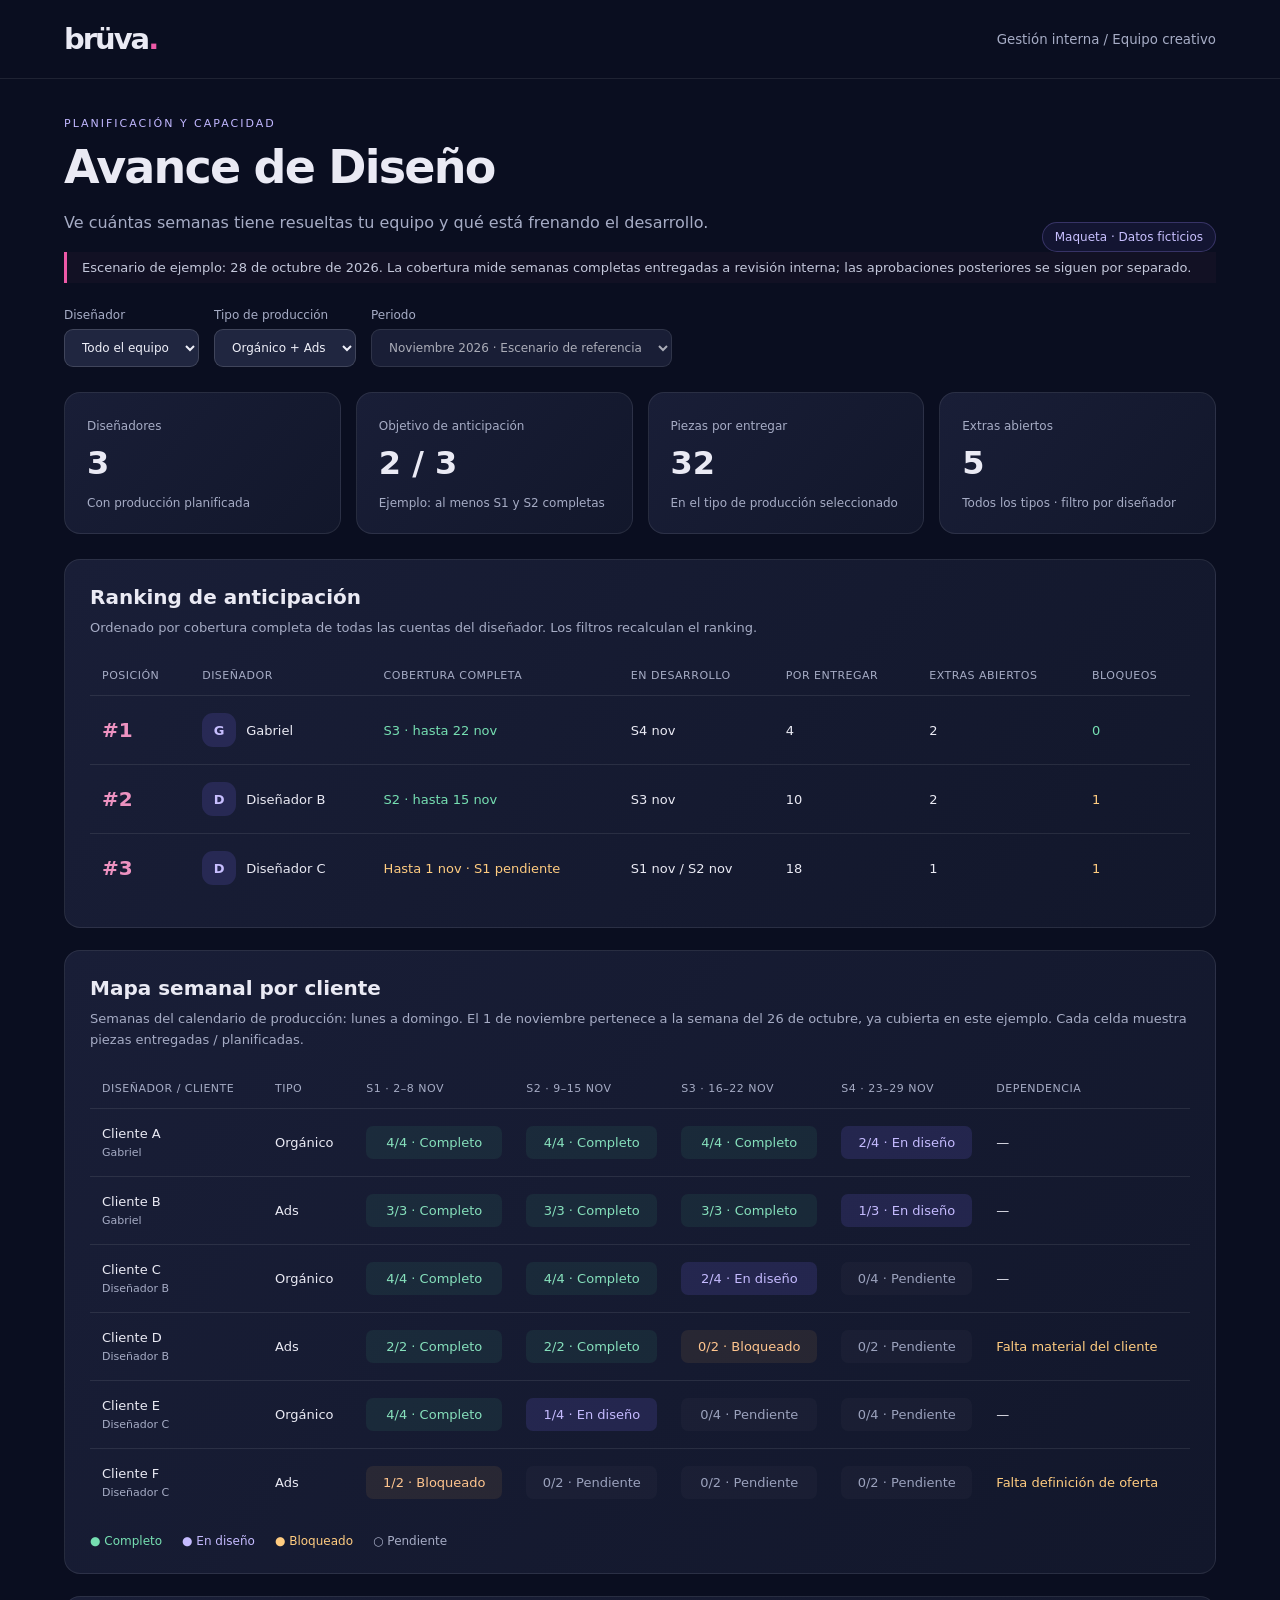
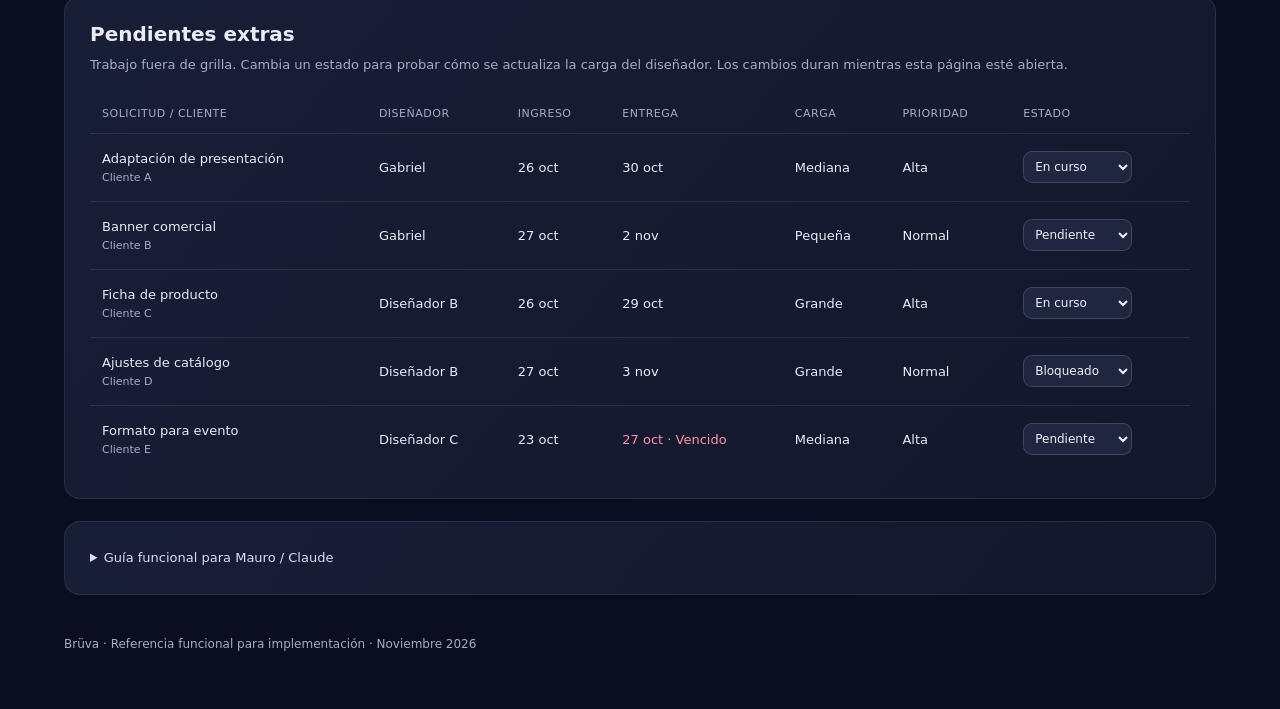
<file: avance-diseno.html>
<!doctype html>
<html lang="es"><meta charset="utf-8"><meta name="viewport" content="width=device-width,initial-scale=1"><title>Brüva · Avance de Diseño</title>
<style>
:root{font-family:Inter,system-ui,sans-serif;color:#eaeaf4;background:#0a0e20;--muted:#a6acc5;--line:#ffffff16;--pink:#ed59a7;--purple:#7f70ff}*{box-sizing:border-box}body{margin:0}button,select{font:inherit;cursor:pointer}button:focus-visible,select:focus-visible,a:focus-visible{outline:3px solid #ed59a7;outline-offset:3px}header{border-bottom:1px solid var(--line);padding:22px 5%;display:flex;justify-content:space-between;align-items:center}.brand{font-size:29px;font-weight:900;letter-spacing:-2px}.brand span{color:var(--pink)}header small{color:var(--muted)}main{max-width:1400px;margin:auto;padding:38px 5%}.eyebrow{color:#c1b7ff;font-size:11px;letter-spacing:2px;text-transform:uppercase}h1{font-size:clamp(30px,4vw,46px);letter-spacing:-1.8px;margin:10px 0}h2{font-size:20px;margin:0 0 9px}p{color:var(--muted);line-height:1.6}.intro{display:flex;align-items:end;justify-content:space-between;gap:20px}.pill{display:inline-block;padding:7px 12px;border:1px solid #a38aff40;background:#7f70ff15;border-radius:30px;color:#c8c0ff;font-size:12px}.toolbar{display:flex;gap:15px;flex-wrap:wrap;margin:25px 0}label{font-size:12px;color:var(--muted);display:grid;gap:7px}select,button{background:#202640;color:#eeeff8;border:1px solid #ffffff24;border-radius:9px;padding:10px 13px}select option{background:#202640}.metrics{display:grid;grid-template-columns:repeat(4,1fr);gap:15px;margin:25px 0}.metric,.panel{background:linear-gradient(130deg,#191e37,#12172b);border:1px solid var(--line);border-radius:16px}.metric{padding:22px}.metric strong{font-size:32px;display:block;margin:10px 0}.metric span,.metric small{color:var(--muted);font-size:12px}.panel{padding:25px;margin:22px 0}.panel p{font-size:13px;margin:5px 0 18px}.scroll{overflow:auto}table{width:100%;border-collapse:collapse;white-space:nowrap;font-size:13px;text-align:left}th{color:var(--muted);font-weight:500;font-size:11px;text-transform:uppercase;letter-spacing:.5px;padding:13px 12px;border-bottom:1px solid var(--line)}td{padding:17px 12px;border-bottom:1px solid var(--line)}tbody tr:last-child td{border:0}.name{display:flex;align-items:center;gap:10px}.avatar{display:grid;place-items:center;background:#7f70ff28;color:#c8bfff;width:34px;height:34px;border-radius:11px;font-weight:700}.green{color:#76dfb2}.amber{color:#ffcc80}.red{color:#ff93a7}.sub{display:block;color:var(--muted);font-size:11px;margin-top:5px}.week{padding:9px;border-radius:7px;display:block;text-align:center;background:#ffffff06}.week.done{color:#86e0bc;background:#48c89115}.week.doing{color:#c5bbff;background:#7f70ff25}.week.block{color:#ffc58e;background:#ffb35b15}.week.wait{color:#9ba2bd}.legend{display:flex;gap:20px;flex-wrap:wrap;color:var(--muted);font-size:12px;margin:18px 0 0}.notice{border-left:3px solid var(--pink);padding:8px 15px;font-size:13px;color:#c4c8db;background:#ed59a708}.rank{color:#ed92c0;font-size:20px;font-weight:750}.empty{padding:25px;color:var(--muted)}details{color:var(--muted);font-size:13px;line-height:1.7}summary{cursor:pointer;color:#ddd9ff}li{margin:9px 0}a{color:#c4b9ff}.status{font-size:12px;padding:7px}footer{font-size:12px;color:var(--muted);padding:20px 0}
@media(max-width:750px){.metrics{grid-template-columns:repeat(2,1fr)}.intro{display:block}.panel{padding:16px}main{padding:25px 4%}header small{max-width:160px;text-align:right}.metric{padding:16px}}
</style>
<header><div class="brand">brüva<span>.</span></div><small>Gestión interna / Equipo creativo</small></header>
<main><div class="intro"><div><div class="eyebrow">Planificación y capacidad</div><h1>Avance de Diseño</h1><p>Ve cuántas semanas tiene resueltas tu equipo y qué está frenando el desarrollo.</p></div><span class="pill">Maqueta · Datos ficticios</span></div>
<div class="notice">Escenario de ejemplo: 28 de octubre de 2026. La cobertura mide semanas completas entregadas a revisión interna; las aprobaciones posteriores se siguen por separado.</div>
<div class="toolbar"><label>Diseñador<select id="designer"><option value="">Todo el equipo</option>Gabriel</option><option>Diseñador B</option><option>Diseñador C</option></select></label><label>Tipo de producción<select id="type"><option value="">Orgánico + Ads</option>Orgánico</option><option>Ads</option></select></label><label>Periodo<select disabled><option>Noviembre 2026 · Escenario de referencia</option></select></label></div>
<div class="metrics" id="metrics" aria-live="polite"></div>
<section class="panel"><h2>Ranking de anticipación</h2><p>Ordenado por cobertura completa de todas las cuentas del diseñador. Los filtros recalculan el ranking.</p><div class="scroll"><table><thead><tr><th>Posición</th><th>Diseñador</th><th>Cobertura completa</th><th>En desarrollo</th><th>Por entregar</th><th>Extras abiertos</th><th>Bloqueos</th></tr></thead><tbody id="ranking"></tbody></table></div></section>
<section class="panel"><h2>Mapa semanal por cliente</h2><p>Semanas del calendario de producción: lunes a domingo. El 1 de noviembre pertenece a la semana del 26 de octubre, ya cubierta en este ejemplo. Cada celda muestra piezas entregadas / planificadas.</p><div class="scroll"><table><thead><tr><th>Diseñador / Cliente</th><th>Tipo</th><th>S1 · 2–8 nov</th><th>S2 · 9–15 nov</th><th>S3 · 16–22 nov</th><th>S4 · 23–29 nov</th><th>Dependencia</th></tr></thead><tbody id="calendar"></tbody></table></div><div class="legend"><span class="green">● Completo</span><span style="color:#c5bbff">● En diseño</span><span class="amber">● Bloqueado</span><span>○ Pendiente</span></div></section>
<section class="panel"><h2>Pendientes extras</h2><p>Trabajo fuera de grilla. Cambia un estado para probar cómo se actualiza la carga del diseñador. Los cambios duran mientras esta página esté abierta.</p><div class="scroll"><table><thead><tr><th>Solicitud / Cliente</th><th>Diseñador</th><th>Ingreso</th><th>Entrega</th><th>Carga</th><th>Prioridad</th><th>Estado</th></tr></thead><tbody id="extras"></tbody></table></div></section>
<section class="panel"><details><summary>Guía funcional para Mauro / Claude</summary><ul>
<li>Reutilizar responsables, clientes, piezas y tareas del CRM. Cada pieza necesita diseñador, tipo, fecha objetivo y registro de entrega a revisión interna.</li>
<li>La cobertura de una cuenta llega hasta la última semana consecutiva con todas las piezas entregadas. Una semana futura terminada no tapa un pendiente anterior. Sin planificación no equivale a trabajo terminado: mostrar “Sin planificación” y excluir del ranking hasta completar los datos.</li>
<li>La cobertura del diseñador es el mínimo de sus cuentas con planificación válida. En empates se comparte posición. Mostrar el detalle para no ocultar cuentas atrasadas; esta métrica mide anticipación y no constituye por sí sola una evaluación de productividad.</li>
<li>Mostrar por separado la semana en desarrollo y la cobertura terminada. En Ads usar la fecha objetivo de entrega de las piezas. Los bloqueos necesitan motivo y quién debe resolverlos.</li>
<li>Conservar el flujo Diseño → Revisión creativa/interna → Ejecutivo → Cliente → Programación. Una primera entrega a revisión cuenta como desarrollo realizado; las devoluciones quedan como tareas de corrección visibles y con plazo propio.</li>
<li>Extras: descripción, cliente, diseñador, ingreso automático, vencimiento, prioridad, carga estimada, estado y bloqueo. Registrar cambios con fecha y usuario en la implementación real.</li>
<li>Configurar el objetivo de anticipación y las alertas con el equipo. Esta maqueta usa dos semanas futuras completas como objetivo de ejemplo; no pondera cantidad de piezas ni carga por complejidad.</li>
<li>Todos los nombres de clientes, cargas y cifras son ficticios. Esta página no consulta ni modifica el CRM.</li>
</ul></details></section><footer>Brüva · Referencia funcional para implementación · Noviembre 2026</footer></main>
<script>
const names=['Gabriel','Diseñador B','Diseñador C'];
const rows=[
{d:'Gabriel',c:'Cliente A',t:'Orgánico',w:[4,4,4,2],total:4,active:4,block:''},
{d:'Gabriel',c:'Cliente B',t:'Ads',w:[3,3,3,1],total:3,active:4,block:''},
{d:'Diseñador B',c:'Cliente C',t:'Orgánico',w:[4,4,2,0],total:4,active:3,block:''},
{d:'Diseñador B',c:'Cliente D',t:'Ads',w:[2,2,0,0],total:2,active:3,block:'Falta material del cliente'},
{d:'Diseñador C',c:'Cliente E',t:'Orgánico',w:[4,1,0,0],total:4,active:2,block:''},
{d:'Diseñador C',c:'Cliente F',t:'Ads',w:[1,0,0,0],total:2,active:1,block:'Falta definición de oferta'}
];
const extra=[
{d:'Gabriel',c:'Cliente A',task:'Adaptación de presentación',start:'26 oct',due:'30 oct',size:'Mediana',priority:'Alta',state:'En curso'},
{d:'Gabriel',c:'Cliente B',task:'Banner comercial',start:'27 oct',due:'2 nov',size:'Pequeña',priority:'Normal',state:'Pendiente'},
{d:'Diseñador B',c:'Cliente C',task:'Ficha de producto',start:'26 oct',due:'29 oct',size:'Grande',priority:'Alta',state:'En curso'},
{d:'Diseñador B',c:'Cliente D',task:'Ajustes de catálogo',start:'27 oct',due:'3 nov',size:'Grande',priority:'Normal',state:'Bloqueado'},
{d:'Diseñador C',c:'Cliente E',task:'Formato para evento',start:'23 oct',due:'27 oct',size:'Mediana',priority:'Alta',state:'Pendiente'}
];
const coverage=r=>{let n=0;while(n<4&&r.w[n]===r.total)n++;return n};
const label=n=>n?'S'+n+' · hasta '+[8,15,22,29][n-1]+' nov':'Hasta 1 nov · S1 pendiente';
function render(){
 const d=document.querySelector('#designer').value,t=document.querySelector('#type').value;
 const visible=rows.filter(r=>(!d||r.d===d)&&(!t||r.t===t));
 const people=names.filter(n=>visible.some(r=>r.d===n));
 const stats=people.map(n=>{const rr=visible.filter(r=>r.d===n);return {n,cov:Math.min(...rr.map(coverage)),active:[...new Set(rr.filter(r=>r.w.some(v=>v<r.total)).map(r=>r.active))].sort((a,b)=>a-b),pending:rr.reduce((s,r)=>s+r.w.reduce((a,v)=>a+r.total-v,0),0),extras:extra.filter(e=>e.d===n&&e.state!=='Completado').length,blocks:rr.filter(r=>r.block).length}}).sort((a,b)=>b.cov-a.cov);
 const extras=extra.filter(e=>!d||e.d===d);
 document.querySelector('#metrics').innerHTML=[['Diseñadores',stats.length,'Con producción planificada'],['Objetivo de anticipación',stats.filter(s=>s.cov>=2).length+' / '+stats.length,'Ejemplo: al menos S1 y S2 completas'],['Piezas por entregar',stats.reduce((s,r)=>s+r.pending,0),'En el tipo de producción seleccionado'],['Extras abiertos',extras.filter(e=>e.state!=='Completado').length,'Todos los tipos · filtro por diseñador']].map(m=>'<div class="metric"><span>'+m[0]+'</span><strong>'+m[1]+'</strong><small>'+m[2]+'</small></div>').join('');
 document.querySelector('#ranking').innerHTML=stats.map((s,i)=>'<tr><td class="rank">#'+(stats.findIndex(x=>x.cov===s.cov)+1)+'</td><td><div class="name"><span class="avatar">'+s.n[0]+'</span>'+s.n+'</div></td><td class="'+(s.cov>=2?'green':'amber')+'">'+label(s.cov)+'</td><td>'+(s.active.length?s.active.map(n=>'S'+n+' nov').join(' / '):'Sin pendientes')+'</td><td>'+s.pending+'</td><td>'+s.extras+'</td><td class="'+(s.blocks?'amber':'green')+'">'+s.blocks+'</td></tr>').join('');
 document.querySelector('#calendar').innerHTML=visible.map(r=>'<tr><td>'+r.c+'<span class="sub">'+r.d+'</span></td><td>'+r.t+'</td>'+r.w.map((v,i)=>{const cls=v===r.total?'done':r.block&&i+1===r.active?'block':i+1===r.active?'doing':'wait';return '<td><span class="week '+cls+'">'+v+'/'+r.total+' · '+({done:'Completo',block:'Bloqueado',doing:'En diseño',wait:'Pendiente'})[cls]+'</span></td>'}).join('')+'<td class="'+(r.block?'amber':'')+'">'+(r.block||'—')+'</td></tr>').join('');
 document.querySelector('#extras').innerHTML=extras.map(e=>'<tr><td>'+e.task+'<span class="sub">'+e.c+'</span></td><td>'+e.d+'</td><td>'+e.start+'</td><td class="'+(e.due==='27 oct'&&e.state!=='Completado'?'red':'')+'">'+e.due+(e.due==='27 oct'&&e.state!=='Completado'?' · Vencido':'')+'</td><td>'+e.size+'</td><td>'+e.priority+'</td><td><select class="status" aria-label="Estado de '+e.task+'" data-index="'+extra.indexOf(e)+'">'+['Pendiente','En curso','Bloqueado','Completado'].map(s=>'<option'+(s===e.state?' selected':'')+'>'+s+'</option>').join('')+'</select></td></tr>').join('');
}
document.querySelector('#designer').addEventListener('change',render);document.querySelector('#type').addEventListener('change',render);
document.querySelector('#extras').addEventListener('change',e=>{if(e.target.matches('[data-index]')){extra[Number(e.target.dataset.index)].state=e.target.value;render()}});
render();
</script></html>
</file>
<file: experience.css>
/* BRÜVA / NEXT GENERATION — motion design inspired by enterprise tech storytelling */
:root{--dot-ink:#070a17;--dot-deep:#0a0f24;--electric:#7f70ff;--glow:#ed59a7;--glass:rgba(20,25,51,.67)}
body{background:#080b19}
body:before{content:"";position:fixed;inset:0;pointer-events:none;z-index:40;opacity:.16;background-image:radial-gradient(rgba(247,196,245,.29) .45px,transparent .6px);background-size:6px 6px;mask-image:linear-gradient(to bottom,black,transparent 94%)}
header{background:rgba(6,9,23,.73)!important;border-bottom-color:#c8acff24!important;transition:background .3s;isolation:isolate}
header .brand{font-weight:950;letter-spacing:-.085em}header .brand i{display:inline-block;animation:brand-blink 2.8s infinite}
@keyframes brand-blink{0%,85%,100%{opacity:1}88%,92%{opacity:.25}}
header nav a{position:relative;padding:7px 0}
header nav a:after{content:"";position:absolute;left:0;bottom:0;right:0;height:1px;background:#ff7ac4;transform:scaleX(0);transform-origin:left;transition:transform .25s}
header nav a:hover:after{transform:scaleX(1)}
.hero{isolation:isolate;position:relative;overflow:hidden;min-height:790px;background:#070b1d!important}
.hero:before{content:"";position:absolute;inset:-45%;z-index:-2;pointer-events:none;background:conic-gradient(from 15deg at 50% 48%,transparent 0deg,#41258370 60deg,transparent 119deg,#e2489d34 180deg,transparent 275deg,#4346af4d 330deg,transparent 360deg);animation:hero-spectrum 30s linear infinite;filter:blur(90px);opacity:.63}
.hero:after{content:"";position:absolute;inset:0;z-index:-1;pointer-events:none;background-image:linear-gradient(90deg,#cfaeff11 1px,transparent 1px),linear-gradient(#cfaeff11 1px,transparent 1px);background-size:76px 76px;mask-image:linear-gradient(90deg,transparent 20%,black 92%);transform:perspective(700px) rotateX(8deg) scale(1.13);animation:grid-drift 20s linear infinite}
@keyframes hero-spectrum{to{transform:rotate(360deg)}}@keyframes grid-drift{to{background-position:76px 76px}}
.hero-grid{position:relative;z-index:3;gap:58px}
.hero .chip{border-color:#c278fa5d;background:#8d55d617;box-shadow:0 0 36px #b066fe10;backdrop-filter:blur(15px);padding:11px 15px}
.hero h1{font-size:clamp(53px,6.7vw,108px);font-weight:900;letter-spacing:-.085em;line-height:.97}
.hero h1 .grad{display:inline-block}
.hero p{max-width:570px;color:#c4c4d7}
.hero .shell{position:relative;z-index:2;transform:perspective(950px) rotateY(-6deg) rotateX(4deg);border-color:#9c93fc4a;box-shadow:0 55px 100px #000b,0 0 65px #917cff3f,0 0 140px #db429529}
.hero .shell:before{content:"";position:absolute;inset:0;border-radius:inherit;z-index:5;pointer-events:none;background:linear-gradient(133deg,#ffffff1f,transparent 34%,transparent 67%,#d8a3ff0e)}
.hero .shell:after{content:"";position:absolute;inset:-2px;z-index:-1;border-radius:24px;background:linear-gradient(110deg,#ba86ff55,transparent 40%,#f36bb755);filter:blur(15px);opacity:.6}
.hero .shell .metric{transition:transform .3s ease,border-color .3s}
.hero .shell .metric:hover{transform:translateY(-5px);border-color:#d07aff5a}
.hero-meta{padding-top:20px;border-top:1px solid #ffffff25;line-height:1.6}
.hero-meta span{opacity:.85}.hero-meta b{color:#f68aca}
.hero .hero-ambient{position:absolute;inset:0;pointer-events:none;z-index:0;overflow:hidden}
.hero-ambient .ha-orb{position:absolute;right:3%;top:21%;width:450px;height:450px;border:1px solid #b289ff2d;border-radius:50%;box-shadow:0 0 0 55px #985efa07,0 0 0 110px #b177ff08;animation:ambient-orbit 18s linear infinite}
.hero-ambient .ha-orb:before,.hero-ambient .ha-orb:after{content:"";position:absolute;border:1px solid #ff7bc644;border-radius:50%;inset:26px;transform:rotate(45deg) scaleX(.54);animation:ambient-orbit 10s linear infinite}
.hero-ambient .ha-orb:after{inset:65px;animation-direction:reverse;animation-duration:16s;border-color:#8294ff64}
.hero-ambient .ha-star{position:absolute;width:4px;height:4px;background:#ffc6e6;border-radius:50%;box-shadow:0 0 15px #f971cf;animation:twinkle 3s ease-in-out infinite}
.hero-ambient .ha-star:nth-child(2){top:16%;left:48%}.hero-ambient .ha-star:nth-child(3){top:72%;left:89%;animation-delay:1s}.hero-ambient .ha-star:nth-child(4){top:38%;left:61%;animation-delay:1.8s}.hero-ambient .ha-star:nth-child(5){top:81%;left:53%;animation-delay:.65s}
@keyframes ambient-orbit{to{transform:rotate(360deg)}}@keyframes twinkle{0%,100%{opacity:.2;transform:scale(.7)}50%{opacity:1;transform:scale(2)}}
.hero .shell-caption{position:absolute;right:-32px;bottom:-38px;display:flex;gap:10px;align-items:center;padding:12px 16px;border:1px solid #ffffff34;border-radius:13px;background:#15192ed9;box-shadow:0 20px 55px #0009;backdrop-filter:blur(18px);color:#eae6ff;font-size:12px;z-index:10;animation:caption-drift 5s ease-in-out infinite}
.hero .shell-caption b{display:block;font-size:12px}.hero .shell-caption small{display:block;font-size:10px;color:#a5a4c4}.hero .shell-caption .pulse-dot{width:11px;height:11px;background:#70e2b5;border-radius:50%;box-shadow:0 0 0 5px #70e2b51c,0 0 14px #70e2b579;animation:twinkle 2s infinite}
@keyframes caption-drift{0%,100%{translate:0 0}50%{translate:0 -9px}}
.hero-tag{position:absolute;right:26px;top:20%;text-transform:uppercase;font-size:10px;letter-spacing:.25em;color:#a7a0d3;writing-mode:vertical-rl;z-index:4}
.platform-runner{position:absolute;bottom:0;left:0;right:0;height:2px;background:linear-gradient(90deg,transparent,#ff7aca,#7774ff,transparent);box-shadow:0 0 28px #fc70c5;opacity:.8}
.pillars{position:relative;isolation:isolate;background:#f7f6fb!important}
.pillars:before{content:"";position:absolute;inset:0;pointer-events:none;background:radial-gradient(ellipse at 92% 11%,#d7d1ff69,transparent 37%),radial-gradient(ellipse at 7% 94%,#ffe1f28a,transparent 33%)}
.pillars .wrap{position:relative;z-index:2}
.pillars h2{max-width:850px}.pillars .pillar{box-shadow:0 14px 50px #1910260c;position:relative;overflow:hidden}
.pillars .pillar:after{content:"";position:absolute;left:-30%;bottom:-92%;width:150%;height:90%;background:radial-gradient(ellipse at center,#f7b5de5e,transparent 68%);transition:bottom .35s}
.pillars .pillar:hover:after{bottom:-50%}
.pillars .pillar .pi{font-size:15px;letter-spacing:.04em;background:linear-gradient(120deg,#fce1f0,#e8e0ff);color:#a92c95}
.pillars .pillar h3{font-size:21px}
.ecosystem{background:radial-gradient(ellipse at 45% 40%,#755be342,transparent 53%),linear-gradient(#060a1c,#101429)!important}
.ecosystem-header h2{font-weight:890}
.eco-stage{filter:drop-shadow(0 0 12px #7542cf12)}
.eco-core{background:radial-gradient(circle,#29254c 0%,#15162e 65%,#0e1124);box-shadow:0 0 0 16px #b767ed10,0 0 110px #ba62fa66,0 0 190px #d85dbc2c,inset 0 0 70px #bc68fd22}
.eco-node{backdrop-filter:blur(16px);background:linear-gradient(135deg,#302850b8,#161a30cf);border-color:#b59afd66}
.eco-node .eco-node-icon{background:linear-gradient(135deg,#f854a83b,#9b77ff26)}
.eco-node:hover{scale:1.06}
.eco-svg{opacity:.9}
.story{position:relative;background:#0b1023;isolation:isolate;overflow:clip}
.story:before{content:"";position:absolute;inset:0;pointer-events:none;background-image:linear-gradient(#dcb9ff0e 1px,transparent 1px),linear-gradient(90deg,#dcb9ff0e 1px,transparent 1px);background-size:57px 57px;mask-image:linear-gradient(90deg,#000,transparent 91%)}
.story-grid{position:relative;display:grid;grid-template-columns:.87fr 1.13fr;gap:clamp(30px,6vw,90px)}
.story-left{position:sticky;top:115px;height:fit-content}
.story-left h2{max-width:495px}
.story-intro{font-size:15px;max-width:455px}
.story-rail{margin-top:36px;border-left:1px solid #ffffff2e;padding:12px 0 12px 22px;display:grid;gap:19px}
.story-rail span{font-size:11px;letter-spacing:.14em;color:#9e9ac0;text-transform:uppercase;font-weight:750}
.story-rail .active{color:#fc82c7}
.story-cards{display:grid;gap:23px}
.story-card{position:relative;min-height:440px;background:linear-gradient(135deg,#1b1f3a,#101529);border-radius:25px;padding:32px;border:1px solid #ffffff21;overflow:hidden;isolation:isolate;box-shadow:0 35px 70px #03071472}
.story-card:before{content:"";position:absolute;inset:-40%;z-index:-2;background:radial-gradient(ellipse at 25% 45%,var(--card-color,#7e70ff) 0%,transparent 48%);opacity:.16;transform:translateX(-10%);transition:transform .5s,opacity .5s}
.story-card:hover:before{transform:translateX(15%);opacity:.24}
.story-card .story-index{color:#fa8fca;font-size:12px;letter-spacing:.17em;text-transform:uppercase;font-weight:850;margin-bottom:19px;display:flex;align-items:center;gap:9px}
.story-card .story-index:before{content:"";width:20px;height:1px;background:#fa8fca}
.story-card h3{font-size:clamp(27px,3.5vw,43px);max-width:450px;margin:0 0 12px}
.story-card p{max-width:450px;font-size:14px}
.story-art{position:absolute;bottom:-12px;right:-5px;width:100%;height:195px;overflow:hidden}
.story-art svg{height:100%;width:100%}
.story-art path,.story-art line{stroke:#fb78cb;fill:none;stroke-width:2}
.story-art .story-signal{stroke-dasharray:16 13;animation:story-flow 6s linear infinite}
@keyframes story-flow{to{stroke-dashoffset:-290}}
.story-art .story-node{fill:#bc82ff;stroke:none;filter:drop-shadow(0 0 8px #be82ff)}
.story-art .story-panel{fill:#25244a;stroke:#b999f77d;stroke-width:1}
.story-art .story-line{stroke:#f6c2e9;stroke-opacity:.4;stroke-width:1}
.story-art .story-bar{fill:#8b7cef;stroke:none}
.story-art .story-bar:nth-child(2n){fill:#e36cb8}
.story-card .pill-mini{display:inline-flex;font-size:11px;background:#ffffff13;border:1px solid #ffffff21;border-radius:999px;padding:7px 12px;color:#eee8fa;margin-top:8px}
.story-card.is-current{border-color:#c684ff7a;box-shadow:0 36px 80px #572ab122}
.story-points{margin-top:35px;display:grid;grid-template-columns:repeat(3,1fr);gap:13px}
.story-points div{border-top:1px solid #ffffff21;padding-top:20px;font-size:13px;color:#cbc5dc}
.story-points b{display:block;color:#fff;font-size:21px;letter-spacing:-.04em;margin-bottom:3px}
.connector-grid{position:relative;isolation:isolate}
.connectors{background:linear-gradient(180deg,#0b1021,#080c17)!important;overflow:hidden}
.connectors:before{content:"";position:absolute;left:-180px;top:15%;width:620px;height:620px;background:radial-gradient(circle,#7e55ed26,transparent 65%);pointer-events:none}
.logos .logo{position:relative;overflow:hidden;transition:transform .3s,border-color .3s,box-shadow .3s}
.logos .logo:before{content:"";position:absolute;inset:-40%;background:linear-gradient(120deg,transparent 43%,#ffffff14 49%,transparent 55%);transform:translateX(-125%);transition:transform .8s}
.logos .logo:hover{transform:translateY(-8px);border-color:#a895ff77;box-shadow:0 20px 46px #6444a02b}
.logos .logo:hover:before{transform:translateX(100%)}
.proof{background:linear-gradient(140deg,#0e132c,#171529)!important}
.proof-note{position:relative;overflow:hidden;box-shadow:0 30px 65px #09091a44}
.proof-note:before{content:"";position:absolute;right:-65px;top:-55px;width:180px;height:180px;border-radius:50%;background:radial-gradient(circle,#e56acb48,transparent 65%)}
.plan{position:relative;overflow:hidden;transition:transform .35s,border-color .35s,box-shadow .35s!important}
.plan:hover{transform:translateY(-10px);border-color:#fb84c1;box-shadow:0 27px 70px #a85deb26}
.plan.featured:before{content:"MÁS COMPLETO PARA VENTAS";position:absolute;right:-50px;top:29px;transform:rotate(45deg);font-size:9px;letter-spacing:.08em;padding:8px 56px;background:#ed69b6;color:#fff;font-weight:900}
.cta{position:relative;overflow:hidden}
.cta:before{content:"";position:absolute;width:650px;height:650px;left:50%;top:30%;transform:translate(-50%,-50%);border-radius:50%;border:1px solid #bc92ff23;box-shadow:0 0 0 70px #8b5af308,0 0 0 140px #bd55f107;pointer-events:none;animation:cta-spin 24s linear infinite}
@keyframes cta-spin{to{transform:translate(-50%,-50%) rotate(360deg)}}
.cta .wrap{position:relative;z-index:2}
.cursor-halo{position:fixed;z-index:0;pointer-events:none;left:0;top:0;width:340px;height:340px;border-radius:50%;background:radial-gradient(circle,#9f7bff10 0%,#eb65b306 39%,transparent 72%);transform:translate(-50%,-50%);opacity:0;transition:opacity .45s;will-change:left,top}
body.is-pointer .cursor-halo{opacity:1}
@media(max-width:980px){.story-grid{grid-template-columns:1fr}.story-left{position:relative;top:auto}.story-rail{display:none}.story-cards{grid-template-columns:repeat(2,minmax(0,1fr))}.story-card{min-height:410px}}
@media(max-width:640px){.hero{min-height:650px}.hero .shell-caption{right:0;bottom:-18px}.hero .hero-tag{display:none}.hero-ambient .ha-orb{right:-50%;top:26%;width:350px;height:350px}.story-cards{grid-template-columns:1fr}.story-card{min-height:405px;padding:26px}.story-points{grid-template-columns:1fr;gap:7px}.story-points div{padding-top:12px}.hero h1{font-size:clamp(50px,12vw,73px)}.ecosystem-header h2{font-size:36px}.plan.featured:before{font-size:8px}}
@media(prefers-reduced-motion:reduce){.hero:before,.hero:after,.hero-ambient .ha-orb,.hero-ambient .ha-orb:before,.hero-ambient .ha-orb:after,.hero-ambient .ha-star,.hero .shell-caption,.cta:before,.story-art .story-signal{animation:none!important}.cursor-halo{display:none!important}}


/* 2026-10-26 / Refined motion banners: editorial, subtle and lightweight */
.marquee-section{
  background:#101222;
  border-top:1px solid rgba(255,255,255,.075);
  border-bottom:1px solid rgba(255,255,255,.075);
}
.marquee-section.alt{
  background:linear-gradient(90deg,#18152a,#1c172d 58%,#17182c);
}
.marquee-section:before,.marquee-section:after{width:clamp(46px,10vw,165px)}
.marquee-section:before{background:linear-gradient(90deg,#101222 0%,rgba(16,18,34,0) 100%)}
.marquee-section:after{background:linear-gradient(270deg,#101222 0%,rgba(16,18,34,0) 100%)}
.marquee-section.alt:before{background:linear-gradient(90deg,#18152a,transparent)}
.marquee-section.alt:after{background:linear-gradient(270deg,#17182c,transparent)}
.marquee-pack{
  gap:27px;
  padding:16px 28px 16px 0;
}
.marquee-pack span{
  color:#c0bacf;
  font-size:clamp(12px,1.15vw,15px);
  font-weight:620;
  letter-spacing:.065em;
  text-transform:uppercase;
}
.marquee-pack em{color:#dda3c9;font-weight:650}
.marquee-pack i{
  width:4px;
  height:4px;
  background:#bd8fb8;
  opacity:.68;
  box-shadow:none;
}
.marquee-rail{animation-duration:58s;will-change:transform}
.marquee-section.alt .marquee-rail{animation-duration:68s}
.marquee-section:hover .marquee-rail{animation-play-state:running}
@media(max-width:640px){
  .marquee-pack{gap:20px;padding:13px 21px 13px 0}
  .marquee-pack span{font-size:12px;letter-spacing:.05em}
  .marquee-pack i{width:3px;height:3px}
}
@media(prefers-reduced-motion:reduce){
  .marquee-rail,.marquee-section.alt .marquee-rail{animation:none!important}
}


/* Brüva — floating kinetic typography / no strip backgrounds */
.pillars > .marquee-section,
.ecosystem > .marquee-section,
.marquee-section,
.marquee-section.alt{
  background:transparent!important;
  border:0!important;
  box-shadow:none!important;
  isolation:auto;
}
.marquee-section:before,
.marquee-section:after,
.marquee-section.alt:before,
.marquee-section.alt:after{
  content:none!important;
  display:none!important;
}
.marquee-section{
  width:100%;
  overflow:hidden;
  -webkit-mask-image:linear-gradient(to right,transparent 0%,#000 6%,#000 94%,transparent 100%);
  mask-image:linear-gradient(to right,transparent 0%,#000 6%,#000 94%,transparent 100%);
}
.marquee-pack{
  gap:clamp(30px,5vw,68px);
  padding:0 clamp(30px,5vw,68px) 0 0;
}
.marquee-pack i{display:none!important}
.marquee-pack span{
  font-size:clamp(12px,1.2vw,16px);
  font-weight:570;
  letter-spacing:.085em;
}
.marquee-pack em{font-weight:650}
.pillars > .marquee-section{
  margin:-60px 0 66px;
}
.pillars > .marquee-section .marquee-pack span{color:#625a72}
.pillars > .marquee-section .marquee-pack em{color:#b24987}
.ecosystem > .marquee-section{
  margin:-73px 0 75px;
}
.ecosystem > .marquee-section .marquee-pack span{color:#afabc9}
.ecosystem > .marquee-section .marquee-pack em{color:#e39cce}
@media(max-width:640px){
  .pillars > .marquee-section{margin:-44px 0 48px}
  .ecosystem > .marquee-section{margin:-43px 0 51px}
  .marquee-pack{gap:37px;padding-right:37px}
  .marquee-pack span{font-size:12px;letter-spacing:.06em}
}
</file>
